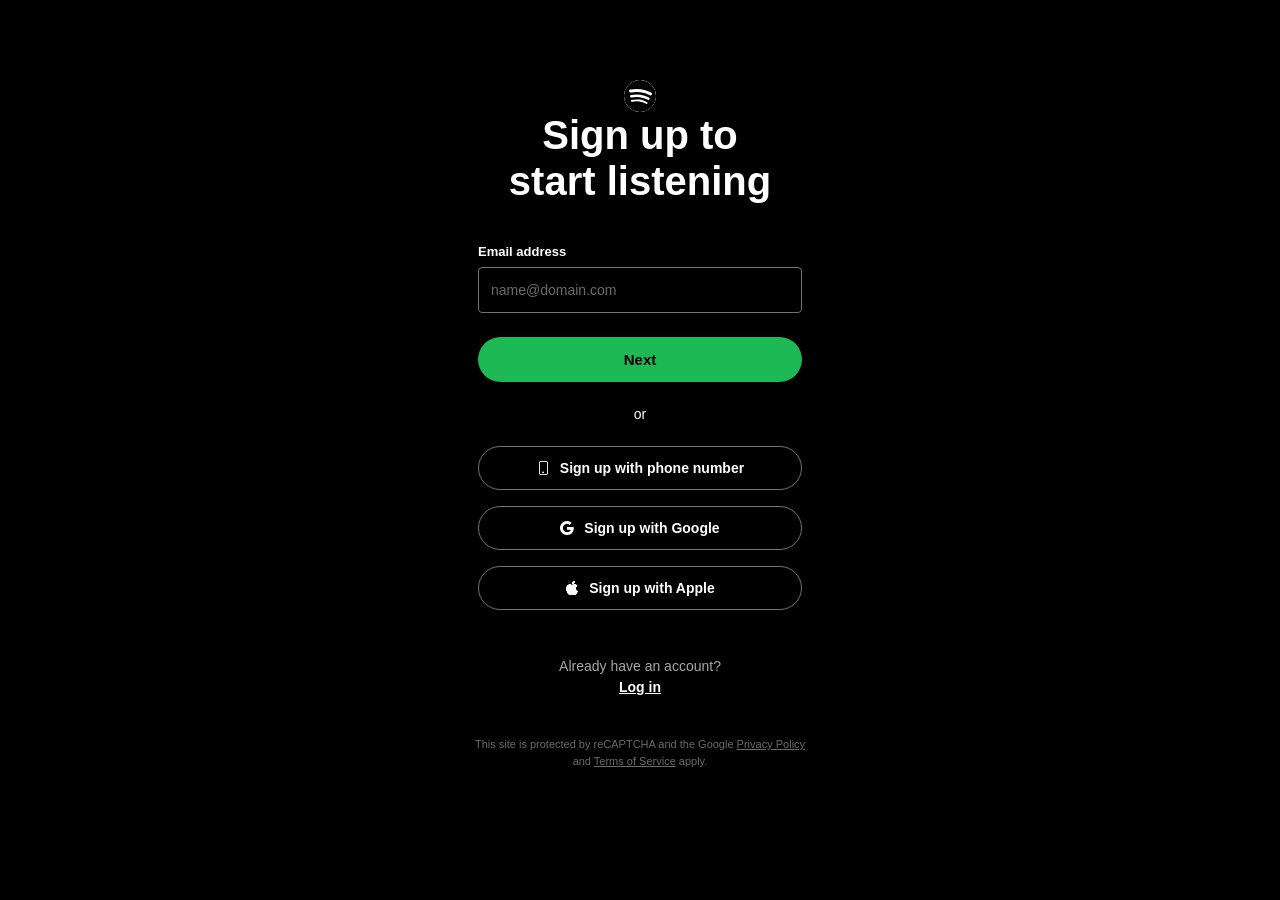
<file: index.html>
<!DOCTYPE html>
<html lang="en">
<head>
<meta charset="UTF-8">
<meta name="viewport" content="width=device-width, initial-scale=1">
<title>Sign up - Spotify</title>
<link rel="stylesheet" href="css/style.css">
<link rel="stylesheet" href="https://cdn.jsdelivr.net/npm/bootstrap-icons@1.13.1/font/bootstrap-icons.min.css">
<link rel="shortcut icon" href="imgi_143_default.png" type="image/x-icon">
</head>
<body>
<div class="auth-page">
  <div class="auth-page-logo">
    <img src="imgi_143_default.png" alt="">
  </div>

  <div class="auth-page-title">Sign up to<br>start listening</div>
  <div class="auth-page-form">
    <form action="signup-password.html" method="get">
      <label class="field-label" for="signup-email">Email address</label>
      <input class="field-input" type="email" id="signup-email" name="email" placeholder="name@domain.com" required>
      <button type="submit" class="btn-green-pill">Next</button>
    </form>
    <div class="divider-or">or</div>
    <a href="home.html" class="btn-outline-pill"> <i class="bi bi-phone"></i>Sign up with phone number</a>
    <a href="home.html" class="btn-outline-pill"><i class="bi bi-google"></i>Sign up with Google</a>
    <a href="home.html" class="btn-outline-pill"><i class="bi bi-apple"></i>Sign up with Apple</a>
  </div>
  <div class="auth-page-alt">
    <p>Already have an account?</p>
    <a href="login.html">Log in</a>
  </div>
  <div class="auth-page-disclaimer">
    This site is protected by reCAPTCHA and the Google
    <a href="#">Privacy Policy</a> and <a href="#">Terms of Service</a> apply.
  </div>
</div>
</body>
</html>
</file>
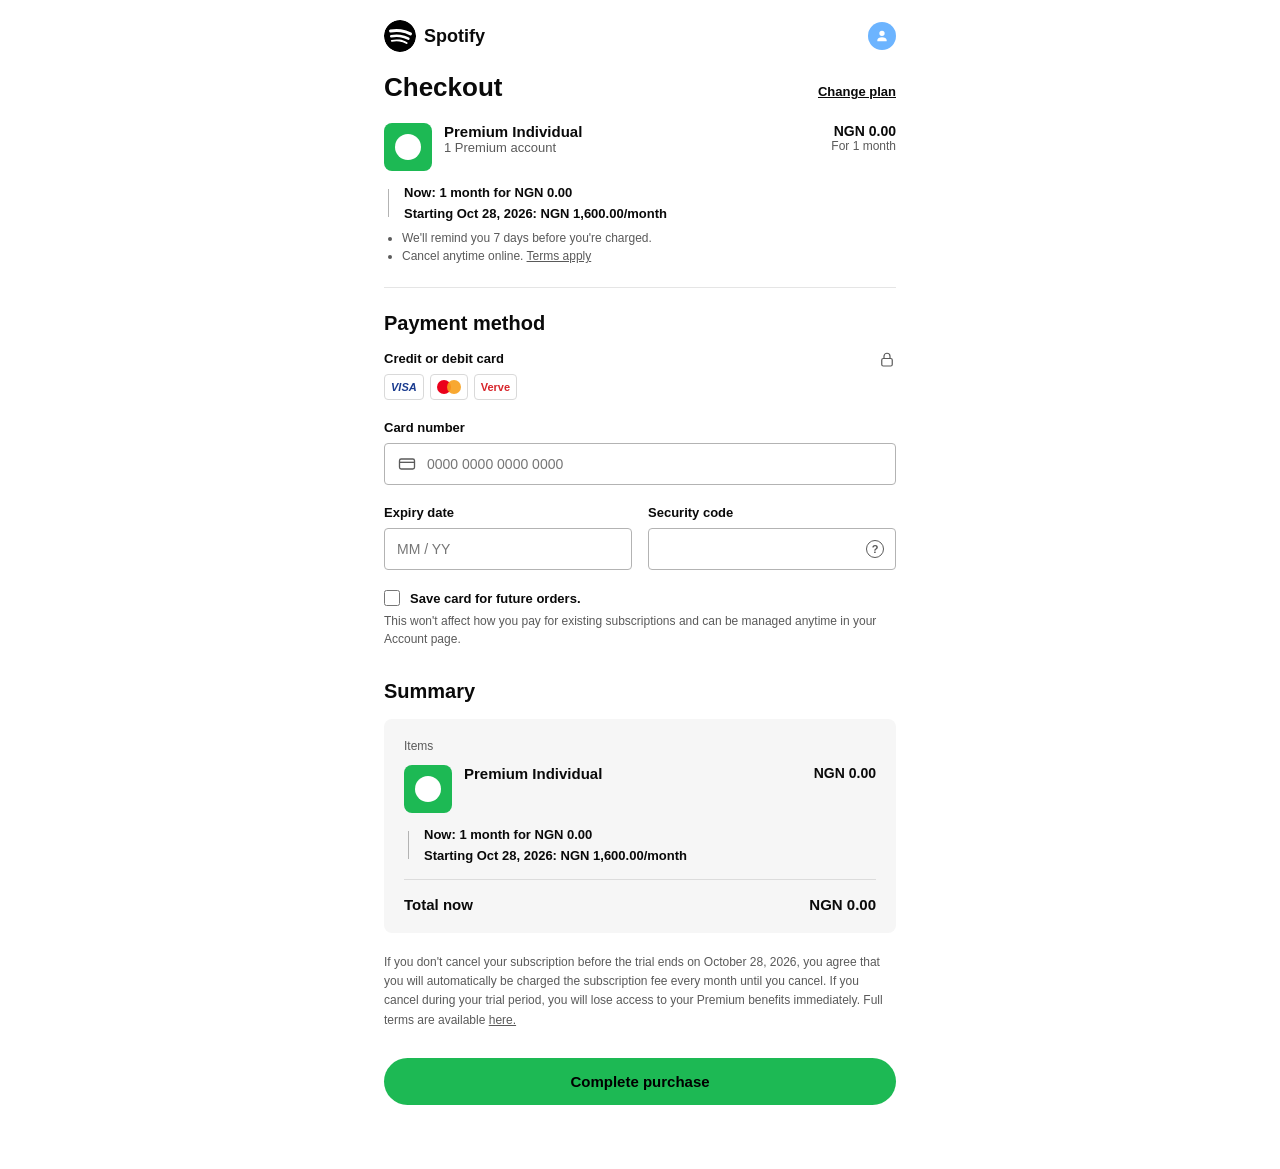
<file: checkout.html>
<!DOCTYPE html>
<html lang="en">
<head>
<meta charset="UTF-8">
<meta name="viewport" content="width=device-width, initial-scale=1">
<title>Checkout - Spotify Clone</title>
<link rel="stylesheet" href="css/style.css">
<link rel="shortcut icon" href="imgi_143_default.png" type="image/x-icon">
</head>
<body class="checkout-page">

<header class="checkout-nav">
  <a class="checkout-brand" href="plan.html">
    <img src="imgi_143_default.png " alt="">
    <span>Spotify</span>
  </a>
  <span class="checkout-avatar"><svg viewBox="0 0 24 24"><path d="M12 12a4 4 0 100-8 4 4 0 000 8zm0 2c-4 0-7 2-7 4v2h14v-2c0-2-3-4-7-4z"/></svg></span>
</header>

<main class="checkout-main">
  <div class="checkout-title-row">
    <h1>Checkout</h1>
    <a class="checkout-change" href="plan.html">Change plan</a>
  </div>

  <section class="checkout-order">
    <div class="order-row">
      <span class="order-icon"><svg viewBox="0 0 24 24"><circle cx="12" cy="12" r="12"/></svg></span>
      <div class="order-info">
        <div class="order-name">Premium Individual</div>
        <div class="order-sub">1 Premium account</div>
      </div>
      <div class="order-price">
        <div class="order-price-main">NGN 0.00</div>
        <div class="order-price-sub">For 1 month</div>
      </div>
    </div>

    <div class="order-timeline">
      <span class="timeline-rail"></span>
      <div class="timeline-step">Now: 1 month for NGN 0.00</div>
      <div class="timeline-step">Starting Oct 28, 2026: NGN 1,600.00/month</div>
    </div>

    <ul class="order-notes">
      <li>We'll remind you 7 days before you're charged.</li>
      <li>Cancel anytime online. <a href="#">Terms apply</a></li>
    </ul>
  </section>

  <hr class="checkout-divider">

  <section class="checkout-payment">
    <h2>Payment method</h2>
    <div class="payment-method-row">
      <div>
        <span class="payment-label">Credit or debit card</span>
        <div class="payment-brands">
          <span class="brand-chip brand-visa">VISA</span>
          <span class="brand-chip brand-mastercard"><i></i><i></i></span>
          <span class="brand-chip brand-verve">Verve</span>
        </div>
      </div>
      <span class="payment-lock"><svg viewBox="0 0 24 24"><rect x="5" y="10" width="14" height="10" rx="2"/><path d="M8 10V7a4 4 0 018 0v3"/></svg></span>
    </div>

    <label class="field-label" for="card-number">Card number</label>
    <div class="card-input-wrap">
      <svg viewBox="0 0 24 24"><rect x="3" y="6" width="18" height="12" rx="2"/><path d="M3 10h18"/></svg>
      <input type="text" id="card-number" placeholder="0000 0000 0000 0000">
    </div>

    <div class="field-row">
      <div>
        <label class="field-label" for="card-expiry">Expiry date</label>
        <input type="text" id="card-expiry" placeholder="MM / YY">
      </div>
      <div>
        <label class="field-label" for="card-cvc">Security code</label>
        <div class="cvc-input-wrap">
          <input type="text" id="card-cvc">
          <span class="cvc-help">?</span>
        </div>
      </div>
    </div>

    <label class="checkout-checkbox">
      <input type="checkbox">
      Save card for future orders.
    </label>
    <p class="checkout-fine-muted">This won't affect how you pay for existing subscriptions and can be managed anytime in your Account page.</p>
  </section>

  <section class="checkout-summary">
    <h2>Summary</h2>
    <div class="summary-box">
      <div class="summary-items-label">Items</div>
      <div class="order-row">
        <span class="order-icon"><svg viewBox="0 0 24 24"><circle cx="12" cy="12" r="12"/></svg></span>
        <div class="order-info">
          <div class="order-name">Premium Individual</div>
        </div>
        <div class="order-price-main">NGN 0.00</div>
      </div>
      <div class="order-timeline">
        <span class="timeline-rail"></span>
        <div class="timeline-step">Now: 1 month for NGN 0.00</div>
        <div class="timeline-step">Starting Oct 28, 2026: NGN 1,600.00/month</div>
      </div>
      <hr class="summary-inner-divider">
      <div class="summary-total-row">
        <span>Total now</span>
        <span>NGN 0.00</span>
      </div>
    </div>

    <p class="checkout-terms">If you don't cancel your subscription before the trial ends on October 28, 2026, you agree that you will automatically be charged the subscription fee every month until you cancel. If you cancel during your trial period, you will lose access to your Premium benefits immediately. Full terms are available <a href="#">here.</a></p>
  </section>

  <a class="checkout-submit" href="home.html">Complete purchase</a>
</main>

</body>
</html>
</file>
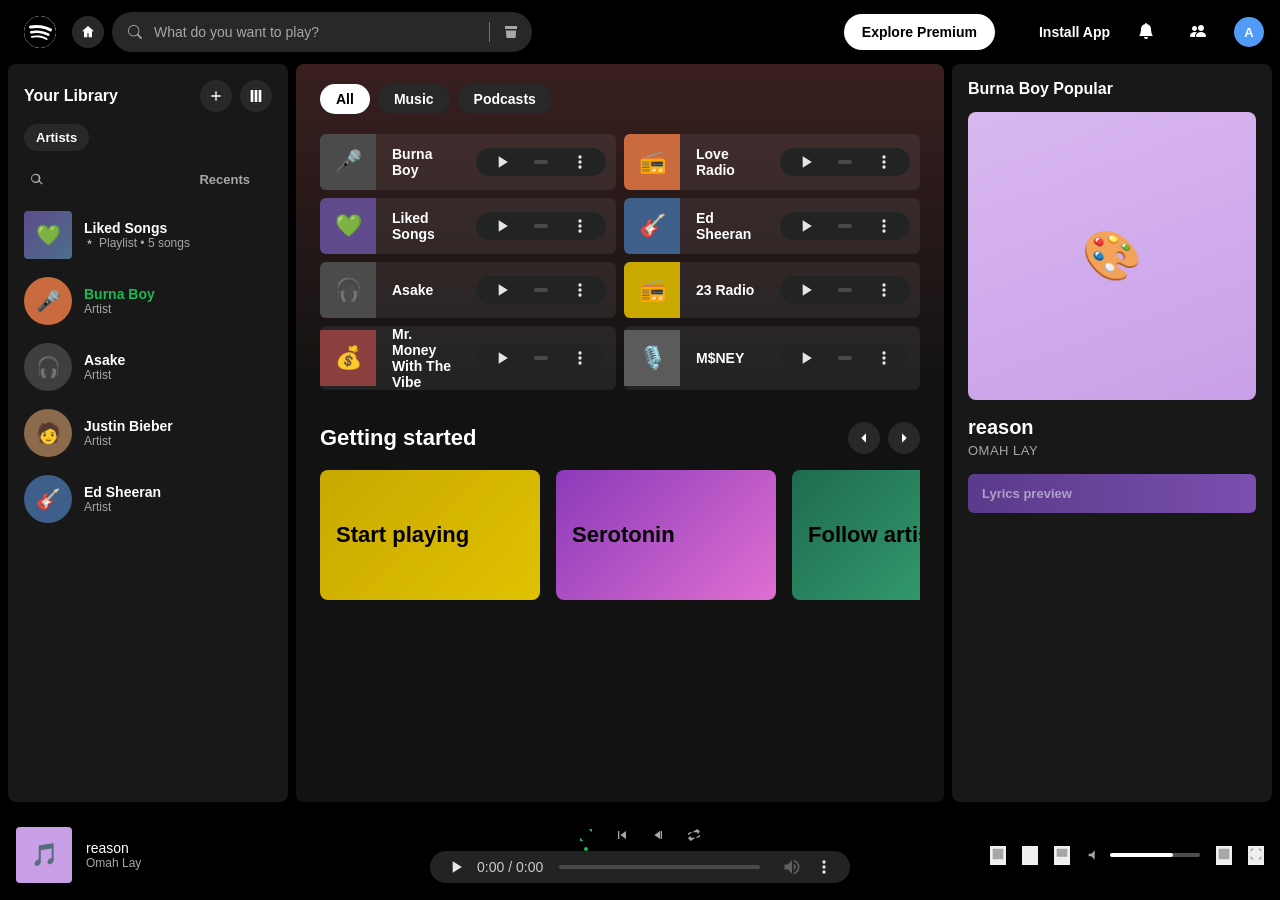
<file: home.html>
<!DOCTYPE html>
<html lang="en">
<head>
<meta charset="UTF-8">
<meta name="viewport" content="width=device-width, initial-scale=1">
<title>Home - Spotify Clone</title>
<link rel="stylesheet" href="css/style.css">
<link rel="stylesheet" href="https://cdn.jsdelivr.net/npm/bootstrap-icons@1.13.1/font/bootstrap-icons.min.css">
<link rel="shortcut icon" href="imgi_143_default.png" type="image/x-icon">
</head>
<body>
<div class="app-shell">

  <div class="topbar">
    <div class="topbar-left">
      <a class="brand-btn" href="home.html"><img src="imgi_143_default.png" alt=""></a>
      <a class="icon-circle-btn active" href="home.html"><svg viewBox="0 0 24 24"><path d="M12 3l9 8h-3v9h-5v-6H11v6H6v-9H3z"/></svg></a>
      <a class="topbar-search" href="search.html">
        <i class="bi bi-search"></i>
        <span class="placeholder">What do you want to play?</span>
        <span class="divider-v"></span>
        <svg class="crate-icon" viewBox="0 0 24 24"><path d="M4 4h16v4H4zm1 6h14l-1 10H6z"/></svg>
      </a>
    </div>
    <div class="topbar-right">
      <span class="premium-pill">Explore Premium</span>
      <span class="install-pill"><svg viewBox="0 0 24 24"><path d="M12 3v10m0 0l4-4m-4 4l-4-4M5 19h14"/></svg>Install App</span>
      <span class="icon-circle-btn"><i class="bi bi-bell-fill"></i></span>
      <span class="icon-circle-btn"><i class="bi bi-people-fill"></i></span>
      <span class="avatar-circle">A</span>
    </div>
  </div>

  <div class="app-body">
    <aside class="sidebar">
      <div class="sidebar-header">
        <span class="sidebar-title">Your Library</span>
        <div class="sidebar-header-icons">
          <a class="icon-circle-btn" title="Create playlist" href="library.html"><svg viewBox="0 0 24 24"><path d="M11 5h2v14h-2zM5 11h14v2H5z"/></svg></a>
          <a class="icon-circle-btn" title="Your Library" href="library.html"><svg viewBox="0 0 24 24"><path d="M4 3h4v18H4zM10 3h4v18h-4zM16 3h4v18h-4z"/></svg></a>
        </div>
      </div>
      <div class="sidebar-filters">
        <a class="filter-pill" href="library.html">Artists</a>
      </div>
      <div class="sidebar-toolbar">
        <span class="icon-circle-btn"><svg viewBox="0 0 24 24"><path d="M11 4a7 7 0 105.3 12.1l4.3 4.3 1.4-1.4-4.3-4.3A7 7 0 0011 4zm0 2a5 5 0 110 10 5 5 0 010-10z"/></svg></span>
        <span class="recents">Recents <svg viewBox="0 0 24 24"><path d="M4 6h16M4 12h16M4 18h16"/></svg></span>
      </div>
      <div class="sidebar-list">
        <a class="library-item" href="library.html">
          <div class="library-item-art tone-liked">💚</div>
          <div>
            <div class="library-item-title">Liked Songs</div>
            <div class="library-item-sub"><svg viewBox="0 0 24 24"><path d="M12 2l1.5 4.5H18l-3.5 3 1.5 4.5-4-3-4 3 1.5-4.5L6 6.5h4.5z"/></svg> Playlist • 5 songs</div>
          </div>
        </a>
        <a class="library-item" href="library.html">
          <div class="library-item-art round tone-orange">🎤</div>
          <div>
            <div class="library-item-title playing">Burna Boy</div>
            <div class="library-item-sub">Artist</div>
          </div>
        </a>
        <a class="library-item" href="library.html">
          <div class="library-item-art round tone-charcoal">🎧</div>
          <div>
            <div class="library-item-title">Asake</div>
            <div class="library-item-sub">Artist</div>
          </div>
        </a>
        <a class="library-item" href="library.html">
          <div class="library-item-art round tone-brown">🧑</div>
          <div>
            <div class="library-item-title">Justin Bieber</div>
            <div class="library-item-sub">Artist</div>
          </div>
        </a>
        <a class="library-item" href="library.html">
          <div class="library-item-art round tone-blue">🎸</div>
          <div>
            <div class="library-item-title">Ed Sheeran</div>
            <div class="library-item-sub">Artist</div>
          </div>
        </a>
      </div>
    </aside>

    <main class="main-content">
      <div class="tab-pills">
        <span class="tab-pill active">All</span>
        <a class="tab-pill" href="search.html">Music</a>
        <span class="tab-pill">Podcasts</span>
      </div>

      <div class="quick-grid">
        <div class="quick-card">
          <div class="quick-art tone-slate">🎤</div>
          <div class="quick-title">Burna Boy</div>
          <audio class="quick-audio" controls preload="none"><source src="assets/demo-track.wav" type="audio/wav"></audio>
        </div>
        <div class="quick-card">
          <div class="quick-art tone-orange">📻</div>
          <div class="quick-title">Love Radio</div>
          <audio class="quick-audio" controls preload="none"><source src="assets/demo-track.wav" type="audio/wav"></audio>
        </div>
        <div class="quick-card">
          <div class="quick-art tone-violet">💚</div>
          <div class="quick-title">Liked Songs</div>
          <audio class="quick-audio" controls preload="none"><source src="assets/demo-track.wav" type="audio/wav"></audio>
        </div>
        <div class="quick-card">
          <div class="quick-art tone-blue">🎸</div>
          <div class="quick-title">Ed Sheeran</div>
          <audio class="quick-audio" controls preload="none"><source src="assets/demo-track.wav" type="audio/wav"></audio>
        </div>
        <div class="quick-card">
          <div class="quick-art tone-slate">🎧</div>
          <div class="quick-title">Asake</div>
          <audio class="quick-audio" controls preload="none"><source src="assets/demo-track.wav" type="audio/wav"></audio>
        </div>
        <div class="quick-card">
          <div class="quick-art tone-gold">📻</div>
          <div class="quick-title">23 Radio</div>
          <audio class="quick-audio" controls preload="none"><source src="assets/demo-track.wav" type="audio/wav"></audio>
        </div>
        <div class="quick-card">
          <div class="quick-art tone-maroon">💰</div>
          <div class="quick-title">Mr. Money With The Vibe</div>
          <audio class="quick-audio" controls preload="none"><source src="assets/demo-track.wav" type="audio/wav"></audio>
        </div>
        <div class="quick-card">
          <div class="quick-art tone-grey">🎙️</div>
          <div class="quick-title">M$NEY</div>
          <audio class="quick-audio" controls preload="none"><source src="assets/demo-track.wav" type="audio/wav"></audio>
        </div>
      </div>

      <div class="section-title-row">
        <h2>Getting started</h2>
        <div class="scroll-nav">
          <button type="button" class="icon-circle-btn"><svg viewBox="0 0 24 24"><path d="M15 5l-7 7 7 7"/></svg></button>
          <button type="button" class="icon-circle-btn"><svg viewBox="0 0 24 24"><path d="M9 5l7 7-7 7"/></svg></button>
        </div>
      </div>
      <div class="hscroll">
        <div class="getting-started-card start-play">Start playing</div>
        <div class="getting-started-card start-serotonin">Serotonin</div>
        <div class="getting-started-card start-follow">Follow artists</div>
        <div class="getting-started-card start-playlist">Make a playlist</div>
      </div>
    </main>

    <aside class="right-panel">
      <h3>Burna Boy Popular</h3>
      <div class="right-panel-art">🎨</div>
      <div class="right-panel-track-title">reason</div>
      <div class="right-panel-track-artist">Omah Lay</div>
      <div class="lyrics-preview-bar">Lyrics preview</div>
    </aside>
  </div>

  <div class="player-bar">
    <div class="player-track">
      <div class="player-art">🎵</div>
      <div class="player-track-info">
        <div class="player-track-name">reason</div>
        <div class="player-track-artist">Omah Lay</div>
      </div>
    </div>
    <div class="player-center">
      <div class="player-controls">
        <button type="button" class="player-btn active"><svg viewBox="0 0 24 24"><path d="M16 3h5v5m0-5L10 14M8 21H3v-5m0 5l7-7m2-2l7 7"/></svg></button>
        <button type="button" class="player-btn"><svg viewBox="0 0 24 24"><path d="M6 6h2v12H6zm3.5 6l8.5 6V6z"/></svg></button>
        <button type="button" class="player-btn"><svg viewBox="0 0 24 24"><path d="M16 6h2v12h-2zm-9.5 6L15 18V6z"/></svg></button>
        <button type="button" class="player-btn"><svg viewBox="0 0 24 24"><path d="M17 3l4 4-4 4V8H7a4 4 0 00-4 4 4 4 0 000 .5M7 21l-4-4 4-4v3h10a4 4 0 004-4 4 4 0 000-.5"/></svg></button>
      </div>
      <audio class="bar-player" controls loop preload="none">
        <source src="assets/demo-track.wav" type="audio/wav">
      </audio>
    </div>
    <div class="player-right">
      <button type="button" class="player-btn" title="Lyrics"><svg viewBox="0 0 24 24"><path d="M4 4h16v16H4zm3 4h10M7 12h10M7 16h6"/></svg></button>
      <button type="button" class="player-btn" title="Queue"><svg viewBox="0 0 24 24"><path d="M3 6h18M3 12h18M3 18h12"/></svg></button>
      <button type="button" class="player-btn" title="Connect to a device"><svg viewBox="0 0 24 24"><path d="M4 4h16v12H4zM8 20h8"/></svg></button>
      <div class="player-volume">
        <svg viewBox="0 0 24 24"><path d="M4 10v4h4l5 5V5L8 10z"/></svg>
        <div class="volume-track"><div class="volume-fill"></div></div>
      </div>
      <button type="button" class="player-btn" title="Mini player"><svg viewBox="0 0 24 24"><path d="M4 4h16v16H4zM12 12h6v6h-6z"/></svg></button>
      <button type="button" class="player-btn" title="Full screen"><svg viewBox="0 0 24 24"><path d="M4 9V4h5M20 9V4h-5M4 15v5h5M20 15v5h-5"/></svg></button>
    </div>
  </div>

</div>
</body>
</html>
</file>
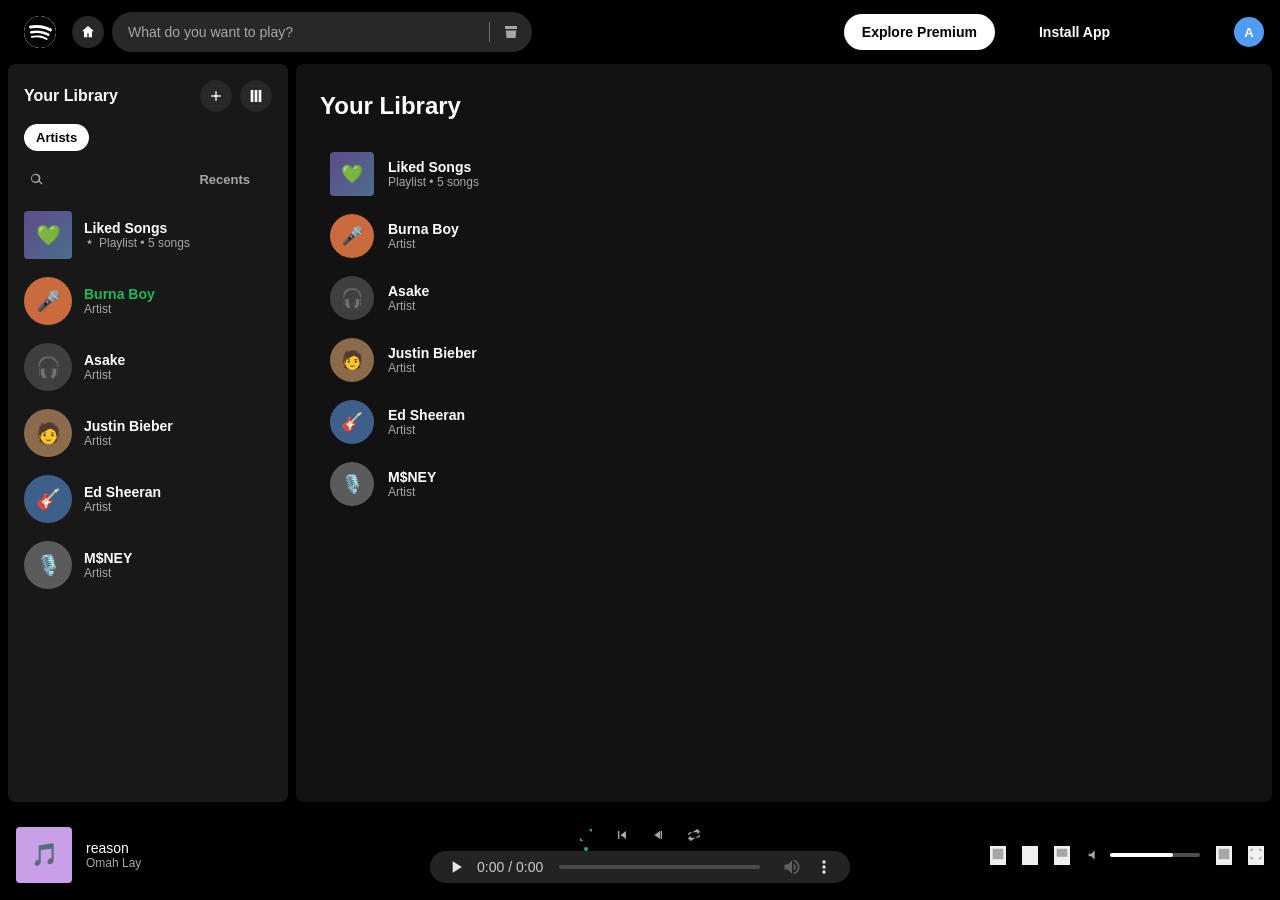
<file: library.html>
<!DOCTYPE html>
<html lang="en">
<head>
<meta charset="UTF-8">
<meta name="viewport" content="width=device-width, initial-scale=1">
<title>Your Library - Spotify Clone</title>
<link rel="stylesheet" href="css/style.css">
<link rel="shortcut icon" href="imgi_143_default.png" type="image/x-icon">
</head>
<body>
<div class="app-shell">

  <div class="topbar">
    <div class="topbar-left">
      <a class="brand-btn" href="home.html"><img src="imgi_143_default.png" alt="">
      <a class="icon-circle-btn" href="home.html"><svg viewBox="0 0 24 24"><path d="M12 3l9 8h-3v9h-5v-6H11v6H6v-9H3z"/></svg></a>
      <a class="topbar-search" href="search.html">
        <span class="placeholder">What do you want to play?</span>
        <span class="divider-v"></span>
        <svg class="crate-icon" viewBox="0 0 24 24"><path d="M4 4h16v4H4zm1 6h14l-1 10H6z"/></svg>
      </a>
    </div>
    <div class="topbar-right">
      <span class="premium-pill">Explore Premium</span>
      <span class="install-pill"><svg viewBox="0 0 24 24"><path d="M12 3v10m0 0l4-4m-4 4l-4-4M5 19h14"/></svg>Install App</span>
      <span class="icon-circle-btn"></span>
      <span class="icon-circle-btn"></span>
      <span class="avatar-circle">A</span>
    </div>
  </div>

  <div class="app-body no-right">
    <aside class="sidebar">
      <div class="sidebar-header">
        <span class="sidebar-title">Your Library</span>
        <div class="sidebar-header-icons">
          <a class="icon-circle-btn" title="Create playlist" href="library.html"><svg viewBox="0 0 24 24"><path d="M11 5h2v14h-2zM5 11h14v2H5z"/></svg></a>
          <a class="icon-circle-btn" title="Your Library" href="library.html"><svg viewBox="0 0 24 24"><path d="M4 3h4v18H4zM10 3h4v18h-4zM16 3h4v18h-4z"/></svg></a>
        </div>
      </div>
      <div class="sidebar-filters">
        <span class="filter-pill active">Artists</span>
      </div>
      <div class="sidebar-toolbar">
        <span class="icon-circle-btn"><svg viewBox="0 0 24 24"><path d="M11 4a7 7 0 105.3 12.1l4.3 4.3 1.4-1.4-4.3-4.3A7 7 0 0011 4zm0 2a5 5 0 110 10 5 5 0 010-10z"/></svg></span>
        <span class="recents">Recents <svg viewBox="0 0 24 24"><path d="M4 6h16M4 12h16M4 18h16"/></svg></span>
      </div>
      <div class="sidebar-list">
        <a class="library-item" href="library.html">
          <div class="library-item-art tone-liked">💚</div>
          <div>
            <div class="library-item-title">Liked Songs</div>
            <div class="library-item-sub"><svg viewBox="0 0 24 24"><path d="M12 2l1.5 4.5H18l-3.5 3 1.5 4.5-4-3-4 3 1.5-4.5L6 6.5h4.5z"/></svg> Playlist • 5 songs</div>
          </div>
        </a>
        <a class="library-item" href="library.html">
          <div class="library-item-art round tone-orange">🎤</div>
          <div>
            <div class="library-item-title playing">Burna Boy</div>
            <div class="library-item-sub">Artist</div>
          </div>
        </a>
        <a class="library-item" href="library.html">
          <div class="library-item-art round tone-charcoal">🎧</div>
          <div>
            <div class="library-item-title">Asake</div>
            <div class="library-item-sub">Artist</div>
          </div>
        </a>
        <a class="library-item" href="library.html">
          <div class="library-item-art round tone-brown">🧑</div>
          <div>
            <div class="library-item-title">Justin Bieber</div>
            <div class="library-item-sub">Artist</div>
          </div>
        </a>
        <a class="library-item" href="library.html">
          <div class="library-item-art round tone-blue">🎸</div>
          <div>
            <div class="library-item-title">Ed Sheeran</div>
            <div class="library-item-sub">Artist</div>
          </div>
        </a>
        <a class="library-item" href="library.html">
          <div class="library-item-art round tone-grey">🎙️</div>
          <div>
            <div class="library-item-title">M$NEY</div>
            <div class="library-item-sub">Artist</div>
          </div>
        </a>
      </div>
    </aside>

    <main class="main-content main-plain">
      <h2 class="search-heading">Your Library</h2>
      <div class="song-rows">
        <a class="song-row" href="library.html">
          <div class="song-row-art tone-liked">💚</div>
          <div>
            <div class="song-row-title">Liked Songs</div>
            <div class="song-row-sub">Playlist • 5 songs</div>
          </div>
        </a>
        <a class="song-row" href="library.html">
          <div class="song-row-art round tone-orange">🎤</div>
          <div>
            <div class="song-row-title">Burna Boy</div>
            <div class="song-row-sub">Artist</div>
          </div>
        </a>
        <a class="song-row" href="library.html">
          <div class="song-row-art round tone-charcoal">🎧</div>
          <div>
            <div class="song-row-title">Asake</div>
            <div class="song-row-sub">Artist</div>
          </div>
        </a>
        <a class="song-row" href="library.html">
          <div class="song-row-art round tone-brown">🧑</div>
          <div>
            <div class="song-row-title">Justin Bieber</div>
            <div class="song-row-sub">Artist</div>
          </div>
        </a>
        <a class="song-row" href="library.html">
          <div class="song-row-art round tone-blue">🎸</div>
          <div>
            <div class="song-row-title">Ed Sheeran</div>
            <div class="song-row-sub">Artist</div>
          </div>
        </a>
        <a class="song-row" href="library.html">
          <div class="song-row-art round tone-grey">🎙️</div>
          <div>
            <div class="song-row-title">M$NEY</div>
            <div class="song-row-sub">Artist</div>
          </div>
        </a>
      </div>
    </main>
  </div>

  <div class="player-bar">
    <div class="player-track">
      <div class="player-art">🎵</div>
      <div class="player-track-info">
        <div class="player-track-name">reason</div>
        <div class="player-track-artist">Omah Lay</div>
      </div>
    </div>
    <div class="player-center">
      <div class="player-controls">
        <button type="button" class="player-btn active"><svg viewBox="0 0 24 24"><path d="M16 3h5v5m0-5L10 14M8 21H3v-5m0 5l7-7m2-2l7 7"/></svg></button>
        <button type="button" class="player-btn"><svg viewBox="0 0 24 24"><path d="M6 6h2v12H6zm3.5 6l8.5 6V6z"/></svg></button>
        <button type="button" class="player-btn"><svg viewBox="0 0 24 24"><path d="M16 6h2v12h-2zm-9.5 6L15 18V6z"/></svg></button>
        <button type="button" class="player-btn"><svg viewBox="0 0 24 24"><path d="M17 3l4 4-4 4V8H7a4 4 0 00-4 4 4 4 0 000 .5M7 21l-4-4 4-4v3h10a4 4 0 004-4 4 4 0 000-.5"/></svg></button>
      </div>
      <audio class="bar-player" controls loop preload="none">
        <source src="assets/demo-track.wav" type="audio/wav">
      </audio>
    </div>
    <div class="player-right">
      <button type="button" class="player-btn" title="Lyrics"><svg viewBox="0 0 24 24"><path d="M4 4h16v16H4zm3 4h10M7 12h10M7 16h6"/></svg></button>
      <button type="button" class="player-btn" title="Queue"><svg viewBox="0 0 24 24"><path d="M3 6h18M3 12h18M3 18h12"/></svg></button>
      <button type="button" class="player-btn" title="Connect to a device"><svg viewBox="0 0 24 24"><path d="M4 4h16v12H4zM8 20h8"/></svg></button>
      <div class="player-volume">
        <svg viewBox="0 0 24 24"><path d="M4 10v4h4l5 5V5L8 10z"/></svg>
        <div class="volume-track"><div class="volume-fill"></div></div>
      </div>
      <button type="button" class="player-btn" title="Mini player"><svg viewBox="0 0 24 24"><path d="M4 4h16v16H4zM12 12h6v6h-6z"/></svg></button>
      <button type="button" class="player-btn" title="Full screen"><svg viewBox="0 0 24 24"><path d="M4 9V4h5M20 9V4h-5M4 15v5h5M20 15v5h-5"/></svg></button>
    </div>
  </div>

</div>
</body>
</html>
</file>
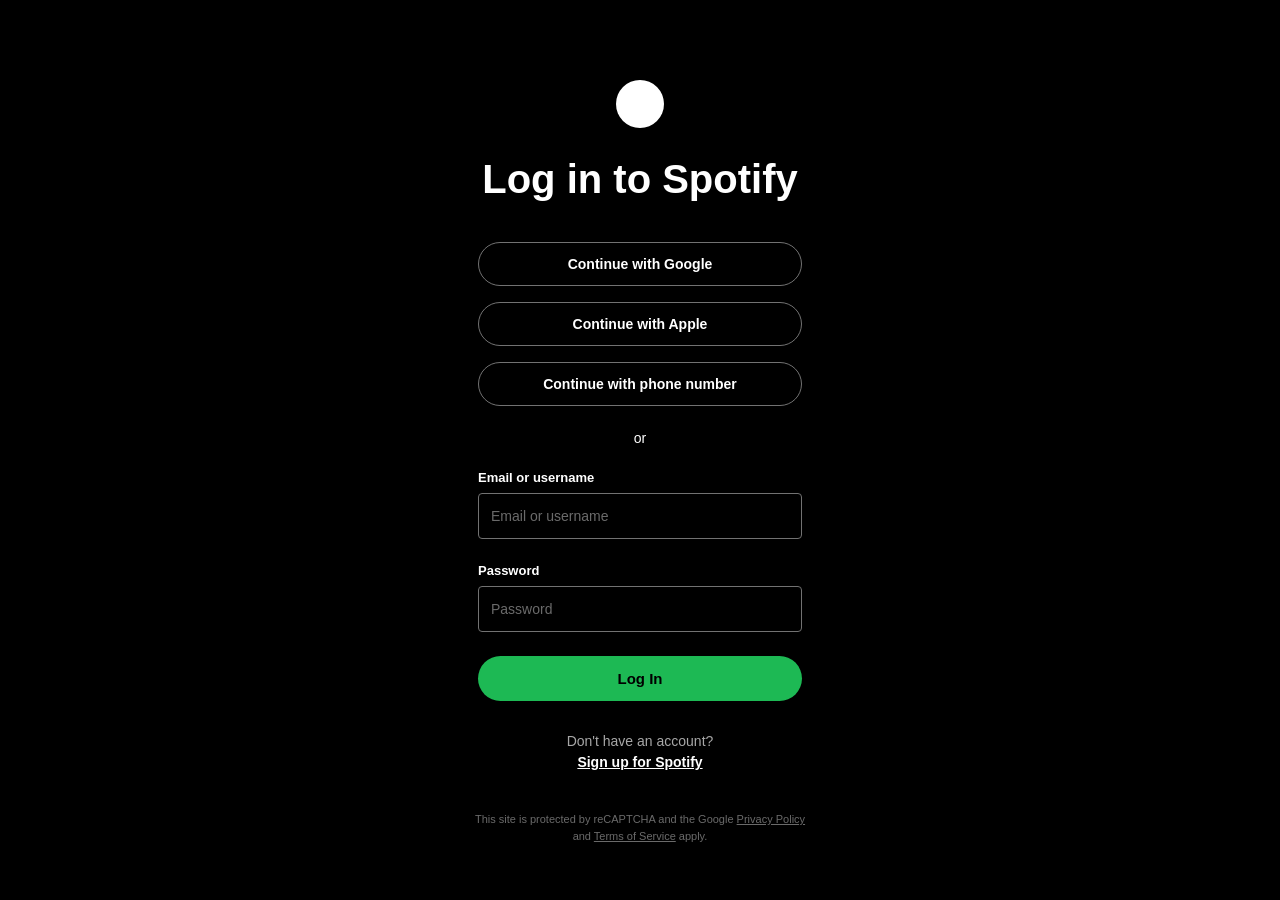
<file: login.html>
<!DOCTYPE html>
<html lang="en">
<head>
<meta charset="UTF-8">
<meta name="viewport" content="width=device-width, initial-scale=1">
<title>Login - Spotify</title>
<link rel="stylesheet" href="css/style.css">
</head>
<body>
<div class="auth-page">
  <div class="auth-page-logo">
    <svg viewBox="0 0 24 24"><circle cx="12" cy="12" r="12"/></svg>
  </div>
  <div class="auth-page-title">Log in to Spotify</div>

<div class="auth-page-form">
    <a href="home.html" class="btn-outline-pill">Continue with Google</a>
    <a href="home.html" class="btn-outline-pill">Continue with Apple</a>
    <a href="home.html" class="btn-outline-pill">Continue with phone number</a>

    <div class="divider-or">or</div>

    <form action="home.html" method="get">
      <label class="field-label" for="login-email">Email or username</label>
      <input class="field-input" type="text" id="login-email" name="email" placeholder="Email or username" required>
      <label class="field-label" for="login-password">Password</label>
      <input class="field-input" type="password" id="login-password" name="password" placeholder="Password" required>
      <button type="submit" class="btn-green-pill">Log In</button>
    </form>
  </div>

  <div class="auth-page-alt">
    <p>Don't have an account?</p>
    <a href="signup.html">Sign up for Spotify</a>
  </div>

  <div class="auth-page-disclaimer">
    This site is protected by reCAPTCHA and the Google
    <a href="#">Privacy Policy</a> and <a href="#">Terms of Service</a> apply.
  </div>
</div>

</body>
</html>
</file>
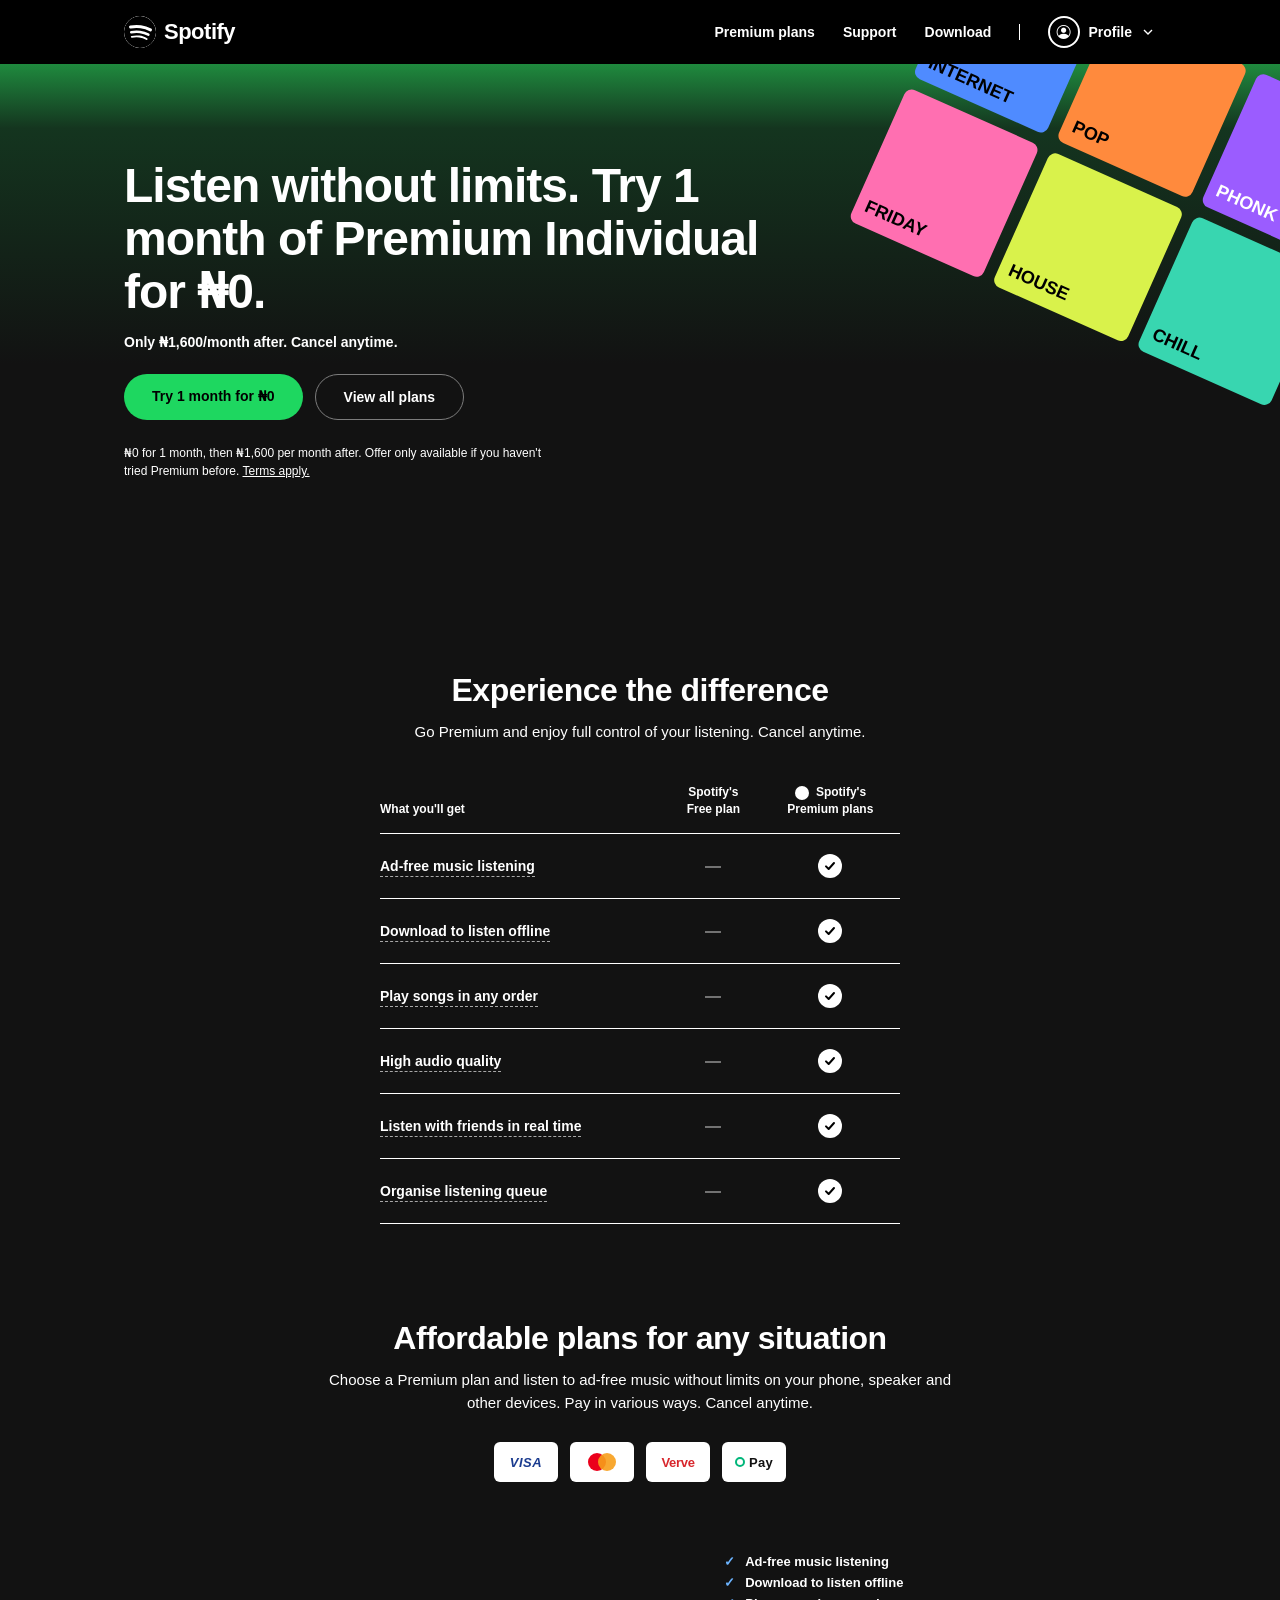
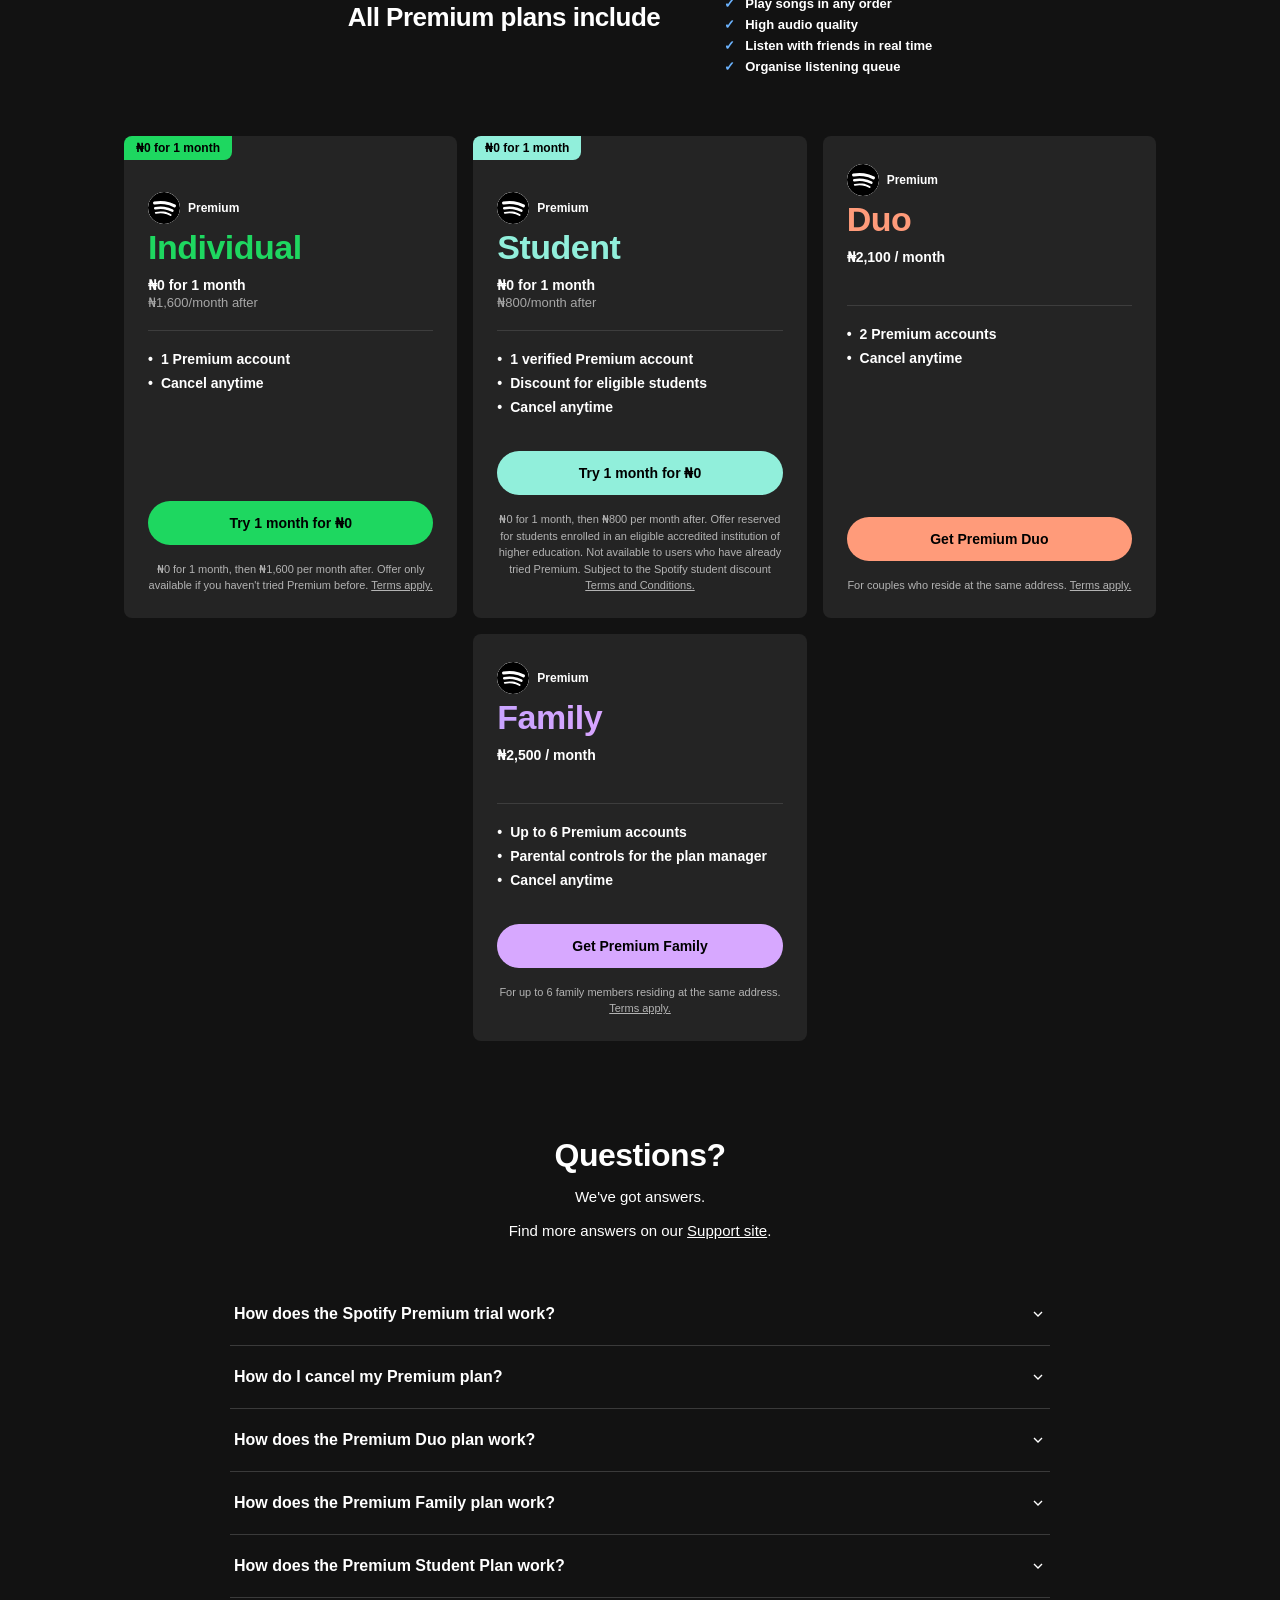
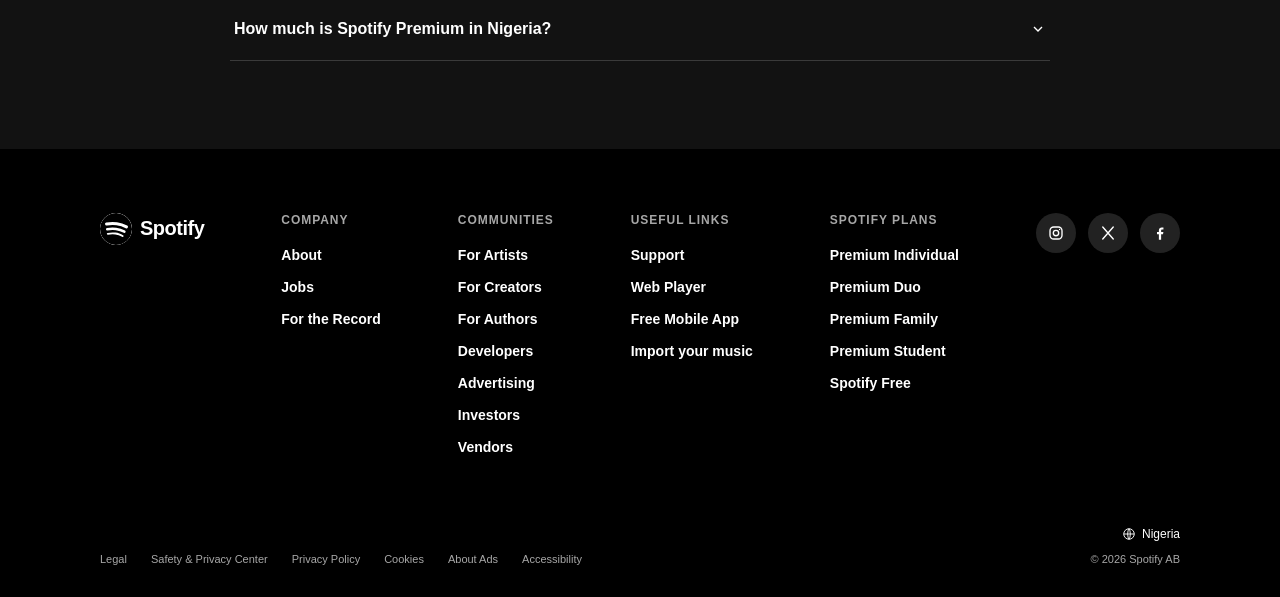
<file: plan.html>
<!DOCTYPE html>
<html lang="en">
<head>
<meta charset="UTF-8">
<meta name="viewport" content="width=device-width, initial-scale=1">
<title>Premium plans - Spotify Clone</title>
<link rel="stylesheet" href="css/style.css">
<link rel="stylesheet" href="https://cdn.jsdelivr.net/npm/bootstrap-icons@1.13.1/font/bootstrap-icons.min.css">
<link rel="shortcut icon" href="imgi_143_default.png" type="image/x-icon">
</head>
<body>

<header class="premium-nav">
  <div class="premium-nav-inner">
    <a class="premium-brand" href="plan.html">
      <img src="imgi_143_default.png" alt="">
      <span>Spotify</span>
    </a>
    <nav class="premium-nav-links">
      <a href="#plans">Premium plans</a>
      <a href="#questions">Support</a>
      <a href="home.html">Download</a>
      <span class="nav-divider"></span>
      <a class="nav-profile" href="home.html">
        <span class="nav-avatar"><i class="bi bi-person-circle"></i></span>
        Profile
        <svg class="nav-chevron" viewBox="0 0 24 24"><path d="M6 9l6 6 6-6"/></svg>
      </a>
    </nav>
  </div>
</header>

<main>

  <section class="premium-hero">
    <div class="premium-container">
      <h1 class="hero-title">Listen without limits. Try 1 month of Premium Individual for ₦0.</h1>
      <p class="hero-price">Only ₦1,600/month after. Cancel anytime.</p>
      <div class="hero-actions">
        <a class="button-pill button-green" href="checkout.html">Try 1 month for ₦0</a>
        <a class="button-pill button-outline" href="#plans">View all plans</a>
      </div>
      <p class="hero-fine">₦0 for 1 month, then ₦1,600 per month after. Offer only available if you haven't tried Premium before. <a href="#plans">Terms apply.</a></p>
    </div>
    <div class="hero-collage" aria-hidden="true">
      <span class="tile tile-blue">Big<br>Internet</span>
      <span class="tile tile-orange">pop</span>
      <span class="tile tile-purple">phonk</span>
      <span class="tile tile-pink">friday</span>
      <span class="tile tile-lime">house</span>
      <span class="tile tile-teal">chill</span>
    </div>
  </section>

  <section class="premium-section" id="compare">
    <h2 class="section-title">Experience the difference</h2>
    <p class="section-text">Go Premium and enjoy full control of your listening. Cancel anytime.</p>

    <table class="compare-table">
      <thead>
        <tr>
          <th class="compare-head-label">What you'll get</th>
          <th>Spotify's<br>Free plan</th>
          <th>
            <span class="head-logo"><svg viewBox="0 0 24 24"><circle cx="12" cy="12" r="12"/></svg></span>
            Spotify's<br>Premium plans
          </th>
        </tr>
      </thead>
      <tbody>
        <tr>
          <td><span class="compare-label">Ad-free music listening</span></td>
          <td><span class="dash"></span></td>
          <td><span class="check-badge"><svg viewBox="0 0 24 24"><path d="M6 12.5l4 4 8-9"/></svg></span></td>
        </tr>
        <tr>
          <td><span class="compare-label">Download to listen offline</span></td>
          <td><span class="dash"></span></td>
          <td><span class="check-badge"><svg viewBox="0 0 24 24"><path d="M6 12.5l4 4 8-9"/></svg></span></td>
        </tr>
        <tr>
          <td><span class="compare-label">Play songs in any order</span></td>
          <td><span class="dash"></span></td>
          <td><span class="check-badge"><svg viewBox="0 0 24 24"><path d="M6 12.5l4 4 8-9"/></svg></span></td>
        </tr>
        <tr>
          <td><span class="compare-label">High audio quality</span></td>
          <td><span class="dash"></span></td>
          <td><span class="check-badge"><svg viewBox="0 0 24 24"><path d="M6 12.5l4 4 8-9"/></svg></span></td>
        </tr>
        <tr>
          <td><span class="compare-label">Listen with friends in real time</span></td>
          <td><span class="dash"></span></td>
          <td><span class="check-badge"><svg viewBox="0 0 24 24"><path d="M6 12.5l4 4 8-9"/></svg></span></td>
        </tr>
        <tr>
          <td><span class="compare-label">Organise listening queue</span></td>
          <td><span class="dash"></span></td>
          <td><span class="check-badge"><svg viewBox="0 0 24 24"><path d="M6 12.5l4 4 8-9"/></svg></span></td>
        </tr>
      </tbody>
    </table>
  </section>

  <section class="premium-section" id="plans">
    <h2 class="section-title">Affordable plans for any situation</h2>
    <p class="section-text">Choose a Premium plan and listen to ad-free music without limits on your phone, speaker and other devices. Pay in various ways. Cancel anytime.</p>

    <div class="pay-list">
      <span class="pay-chip pay-visa">VISA</span>
      <span class="pay-chip pay-mastercard"><i class="pay-dot pay-dot-red"></i><i class="pay-dot pay-dot-orange"></i></span>
      <span class="pay-chip pay-verve">Verve</span>
      <span class="pay-chip pay-wallet"><i class="pay-mark"></i>Pay</span>
    </div>

    <div class="include-row">
      <h3 class="include-title">All Premium plans include</h3>
      <ul class="include-list">
        <li>Ad-free music listening</li>
        <li>Download to listen offline</li>
        <li>Play songs in any order</li>
        <li>High audio quality</li>
        <li>Listen with friends in real time</li>
        <li>Organise listening queue</li>
      </ul>
    </div>

    <div class="plan-cards">

      <article class="plan-card has-tag">
        <span class="plan-tag tag-green">₦0 for 1 month</span>
        <div class="plan-brand"><img src="imgi_143_default.png" alt="">Premium</div>
        <h3 class="plan-title color-green">Individual</h3>
        <p class="plan-price-main">₦0 for 1 month</p>
        <p class="plan-price-after">₦1,600/month after</p>
        <hr class="plan-divider">
        <ul class="plan-bullets">
          <li>1 Premium account</li>
          <li>Cancel anytime</li>
        </ul>
        <a class="button-pill plan-button button-green" href="checkout.html">Try 1 month for ₦0</a>
        <p class="plan-fine">₦0 for 1 month, then ₦1,600 per month after. Offer only available if you haven't tried Premium before. <a href="#plans">Terms apply.</a></p>
      </article>

      <article class="plan-card has-tag">
        <span class="plan-tag tag-mint">₦0 for 1 month</span>
        <div class="plan-brand"><img src="imgi_143_default.png" alt="">Premium</div>
        <h3 class="plan-title color-mint">Student</h3>
        <p class="plan-price-main">₦0 for 1 month</p>
        <p class="plan-price-after">₦800/month after</p>
        <hr class="plan-divider">
        <ul class="plan-bullets">
          <li>1 verified Premium account</li>
          <li>Discount for eligible students</li>
          <li>Cancel anytime</li>
        </ul>
        <a class="button-pill plan-button button-mint" href="checkout.html">Try 1 month for ₦0</a>
        <p class="plan-fine">₦0 for 1 month, then ₦800 per month after. Offer reserved for students enrolled in an eligible accredited institution of higher education. Not available to users who have already tried Premium. Subject to the Spotify student discount <a href="#plans">Terms and Conditions.</a></p>
      </article>

      <article class="plan-card">
        <div class="plan-brand"><img src="imgi_143_default.png" alt="">Premium</div>
        <h3 class="plan-title color-coral">Duo</h3>
        <p class="plan-price-main">₦2,100 / month</p>
        <hr class="plan-divider plan-divider-spaced">
        <ul class="plan-bullets">
          <li>2 Premium accounts</li>
          <li>Cancel anytime</li>
        </ul>
        <a class="button-pill plan-button button-coral" href="checkout.html">Get Premium Duo</a>
        <p class="plan-fine">For couples who reside at the same address. <a href="#plans">Terms apply.</a></p>
      </article>

      <article class="plan-card plan-card-family">
        <div class="plan-brand"><img src="imgi_143_default.png" alt="">Premium</div>
        <h3 class="plan-title color-lavender">Family</h3>
        <p class="plan-price-main">₦2,500 / month</p>
        <hr class="plan-divider plan-divider-spaced">
        <ul class="plan-bullets">
          <li>Up to 6 Premium accounts</li>
          <li>Parental controls for the plan manager</li>
          <li>Cancel anytime</li>
        </ul>
        <a class="button-pill plan-button button-lavender" href="checkout.html">Get Premium Family</a>
        <p class="plan-fine">For up to 6 family members residing at the same address. <a href="#plans">Terms apply.</a></p>
      </article>

    </div>
  </section>

  <section class="premium-section" id="questions">
    <h2 class="section-title">Questions?</h2>
    <p class="section-text">We've got answers.</p>
    <p class="section-text">Find more answers on our <a class="link-underline" href="#questions">Support site</a>.</p>

    <div class="faq">
      <details class="faq-item">
        <summary>How does the Spotify Premium trial work?<svg class="faq-chevron" viewBox="0 0 24 24"><path d="M6 9l6 6 6-6"/></svg></summary>
        <p>New Premium users can try Individual free for 1 month. After the trial ends you'll be charged ₦1,600 per month, unless you cancel before the trial is over.</p>
      </details>
      <details class="faq-item">
        <summary>How do I cancel my Premium plan?<svg class="faq-chevron" viewBox="0 0 24 24"><path d="M6 9l6 6 6-6"/></svg></summary>
        <p>You can cancel at any time from your account page. You'll keep your Premium benefits until the end of the period you've already paid for.</p>
      </details>
      <details class="faq-item">
        <summary>How does the Premium Duo plan work?<svg class="faq-chevron" viewBox="0 0 24 24"><path d="M6 9l6 6 6-6"/></svg></summary>
        <p>Premium Duo is for two people who live at the same address. Each person gets their own Premium account and their own listening.</p>
      </details>
      <details class="faq-item">
        <summary>How does the Premium Family plan work?<svg class="faq-chevron" viewBox="0 0 24 24"><path d="M6 9l6 6 6-6"/></svg></summary>
        <p>Premium Family covers up to 6 people living at the same address. The plan manager gets parental controls for the family members on the plan.</p>
      </details>
      <details class="faq-item">
        <summary>How does the Premium Student Plan work?<svg class="faq-chevron" viewBox="0 0 24 24"><path d="M6 9l6 6 6-6"/></svg></summary>
        <p>Students enrolled at an eligible accredited institution of higher education get a discounted rate of ₦800 per month, after 1 month free for new Premium users.</p>
      </details>
      <details class="faq-item">
        <summary>How much is Spotify Premium in Nigeria?<svg class="faq-chevron" viewBox="0 0 24 24"><path d="M6 9l6 6 6-6"/></svg></summary>
        <p>Individual is ₦1,600 per month, Student is ₦800 per month, Duo is ₦2,100 per month and Family is ₦2,500 per month.</p>
      </details>
    </div>
  </section>

</main>

<footer class="premium-footer">
  <div class="footer-inner">
    <div class="footer-top">
      <a class="footer-brand" href="plan.html">
        <img src="imgi_143_default.png" alt="">
        <span>Spotify</span>
      </a>

      <div class="footer-column">
        <h4>Company</h4>
        <a href="#compare">About</a>
        <a href="#compare">Jobs</a>
        <a href="#compare">For the Record</a>
      </div>
      <div class="footer-column">
        <h4>Communities</h4>
        <a href="#compare">For Artists</a>
        <a href="#compare">For Creators</a>
        <a href="#compare">For Authors</a>
        <a href="#compare">Developers</a>
        <a href="#compare">Advertising</a>
        <a href="#compare">Investors</a>
        <a href="#compare">Vendors</a>
      </div>
      <div class="footer-column">
        <h4>Useful links</h4>
        <a href="#questions">Support</a>
        <a href="home.html">Web Player</a>
        <a href="home.html">Free Mobile App</a>
        <a href="#compare">Import your music</a>
      </div>
      <div class="footer-column">
        <h4>Spotify plans</h4>
        <a href="#plans">Premium Individual</a>
        <a href="#plans">Premium Duo</a>
        <a href="#plans">Premium Family</a>
        <a href="#plans">Premium Student</a>
        <a href="home.html">Spotify Free</a>
      </div>

      <div class="footer-social">
        <a class="social-button" href="#compare" aria-label="Instagram"><svg viewBox="0 0 24 24"><rect x="4" y="4" width="16" height="16" rx="5"/><circle cx="12" cy="12" r="3.6"/><circle class="social-dot" cx="16.8" cy="7.2" r="0.9"/></svg></a>
        <a class="social-button" href="#compare" aria-label="X"><svg viewBox="0 0 24 24"><path d="M5 4l14 16M19 4L5 20"/></svg></a>
        <a class="social-button" href="#compare" aria-label="Facebook"><svg viewBox="0 0 24 24"><path class="social-solid" d="M13.5 21v-7.5H16l.5-3h-3V8.8c0-.9.3-1.5 1.6-1.5h1.5V4.6c-.3 0-1.2-.1-2.3-.1-2.3 0-3.8 1.4-3.8 3.9v2.1H8v3h2.5V21z"/></svg></a>
      </div>
    </div>

    <div class="footer-bottom">
      <div class="footer-legal">
        <a href="#compare">Legal</a>
        <a href="#compare">Safety &amp; Privacy Center</a>
        <a href="#compare">Privacy Policy</a>
        <a href="#compare">Cookies</a>
        <a href="#compare">About Ads</a>
        <a href="#compare">Accessibility</a>
      </div>
      <div class="footer-region">
        <span class="region-name"><svg viewBox="0 0 24 24"><circle cx="12" cy="12" r="9"/><path d="M3 12h18M12 3c3 3 3 15 0 18M12 3c-3 3-3 15 0 18"/></svg>Nigeria</span>
        <span class="footer-copy">© 2026 Spotify AB</span>
      </div>
    </div>
  </div>
</footer>

</body>
</html>
</file>
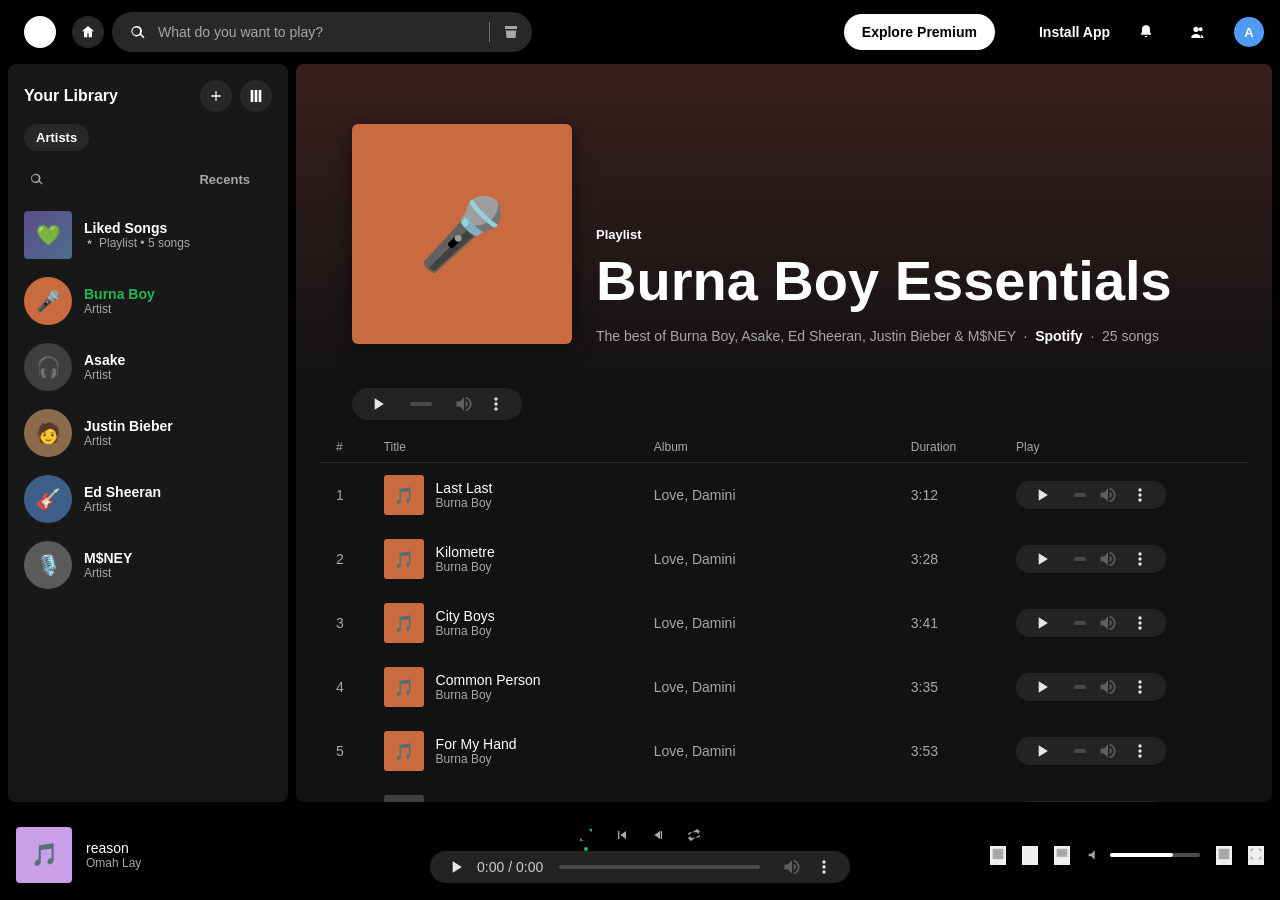
<file: playlist.html>
<!DOCTYPE html>
<html lang="en">
<head>
<meta charset="UTF-8">
<meta name="viewport" content="width=device-width, initial-scale=1">
<title>Burna Boy Essentials - Spotify Clone</title>
<link rel="stylesheet" href="css/style.css">
</head>
<body>
<div class="app-shell">

  <div class="topbar">
    <div class="topbar-left">
      <a class="brand-btn" href="home.html"><svg viewBox="0 0 24 24"><circle cx="12" cy="12" r="12"/></svg></a>
      <a class="icon-circle-btn" href="home.html"><svg viewBox="0 0 24 24"><path d="M12 3l9 8h-3v9h-5v-6H11v6H6v-9H3z"/></svg></a>
      <a class="topbar-search" href="search.html">
        <svg class="search-icon" viewBox="0 0 24 24"><path d="M11 4a7 7 0 105.3 12.1l4.3 4.3 1.4-1.4-4.3-4.3A7 7 0 0011 4zm0 2a5 5 0 110 10 5 5 0 010-10z"/></svg>
        <span class="placeholder">What do you want to play?</span>
        <span class="divider-v"></span>
        <svg class="crate-icon" viewBox="0 0 24 24"><path d="M4 4h16v4H4zm1 6h14l-1 10H6z"/></svg>
      </a>
    </div>
    <div class="topbar-right">
      <span class="premium-pill">Explore Premium</span>
      <span class="install-pill"><svg viewBox="0 0 24 24"><path d="M12 3v10m0 0l4-4m-4 4l-4-4M5 19h14"/></svg>Install App</span>
      <span class="icon-circle-btn"><svg viewBox="0 0 24 24"><path d="M12 2a6 6 0 00-6 6v4l-2 4h16l-2-4V8a6 6 0 00-6-6zm0 18a2 2 0 002-2h-4a2 2 0 002 2z"/></svg></span>
      <span class="icon-circle-btn"><svg viewBox="0 0 24 24"><path d="M9 12a4 4 0 100-8 4 4 0 000 8zm7-1a3 3 0 100-6 3 3 0 000 6zM2 20c0-3 3-5 7-5s7 2 7 5v1H2zm14-3.5c2.3.4 4 1.7 4 3.5v1h-3v-1c0-1.3-.4-2.4-1-3.5z"/></svg></span>
      <span class="avatar-circle">A</span>
    </div>
  </div>

  <div class="app-body no-right">
    <aside class="sidebar">
      <div class="sidebar-header">
        <span class="sidebar-title">Your Library</span>
        <div class="sidebar-header-icons">
          <a class="icon-circle-btn" title="Create playlist" href="library.html"><svg viewBox="0 0 24 24"><path d="M11 5h2v14h-2zM5 11h14v2H5z"/></svg></a>
          <a class="icon-circle-btn" title="Your Library" href="library.html"><svg viewBox="0 0 24 24"><path d="M4 3h4v18H4zM10 3h4v18h-4zM16 3h4v18h-4z"/></svg></a>
        </div>
      </div>
      <div class="sidebar-filters">
        <a class="filter-pill" href="library.html">Artists</a>
      </div>
      <div class="sidebar-toolbar">
        <span class="icon-circle-btn"><svg viewBox="0 0 24 24"><path d="M11 4a7 7 0 105.3 12.1l4.3 4.3 1.4-1.4-4.3-4.3A7 7 0 0011 4zm0 2a5 5 0 110 10 5 5 0 010-10z"/></svg></span>
        <span class="recents">Recents <svg viewBox="0 0 24 24"><path d="M4 6h16M4 12h16M4 18h16"/></svg></span>
      </div>
      <div class="sidebar-list">
        <a class="library-item" href="library.html">
          <div class="library-item-art tone-liked">💚</div>
          <div>
            <div class="library-item-title">Liked Songs</div>
            <div class="library-item-sub"><svg viewBox="0 0 24 24"><path d="M12 2l1.5 4.5H18l-3.5 3 1.5 4.5-4-3-4 3 1.5-4.5L6 6.5h4.5z"/></svg> Playlist • 5 songs</div>
          </div>
        </a>
        <a class="library-item" href="library.html">
          <div class="library-item-art round tone-orange">🎤</div>
          <div>
            <div class="library-item-title playing">Burna Boy</div>
            <div class="library-item-sub">Artist</div>
          </div>
        </a>
        <a class="library-item" href="library.html">
          <div class="library-item-art round tone-charcoal">🎧</div>
          <div>
            <div class="library-item-title">Asake</div>
            <div class="library-item-sub">Artist</div>
          </div>
        </a>
        <a class="library-item" href="library.html">
          <div class="library-item-art round tone-brown">🧑</div>
          <div>
            <div class="library-item-title">Justin Bieber</div>
            <div class="library-item-sub">Artist</div>
          </div>
        </a>
        <a class="library-item" href="library.html">
          <div class="library-item-art round tone-blue">🎸</div>
          <div>
            <div class="library-item-title">Ed Sheeran</div>
            <div class="library-item-sub">Artist</div>
          </div>
        </a>
        <a class="library-item" href="library.html">
          <div class="library-item-art round tone-grey">🎙️</div>
          <div>
            <div class="library-item-title">M$NEY</div>
            <div class="library-item-sub">Artist</div>
          </div>
        </a>
      </div>
    </aside>

    <main class="main-content">
      <div class="playlist-header">
        <div class="playlist-cover tone-orange">🎤</div>
        <div>
          <div class="playlist-meta-label">Playlist</div>
          <div class="playlist-title">Burna Boy Essentials</div>
          <div class="playlist-meta">The best of Burna Boy, Asake, Ed Sheeran, Justin Bieber &amp; M$NEY &nbsp;·&nbsp; <strong>Spotify</strong> &nbsp;·&nbsp; 25 songs</div>
        </div>
      </div>

      <div class="playlist-actions">
        <audio class="mini-player" controls loop preload="none">
          <source src="assets/demo-track.wav" type="audio/wav">
        </audio>
      </div>

      <div class="table-scroll">
      <table class="track-table">
        <thead>
          <tr><th class="track-num">#</th><th>Title</th><th>Album</th><th>Duration</th><th>Play</th></tr>
        </thead>
        <tbody>
          <tr><td class="track-num">1</td><td><div class="track-title-cell"><div class="track-mini-art tone-orange">🎵</div><div class="track-title-text"><div class="track-name">Last Last</div><div class="track-artist">Burna Boy</div></div></div></td><td>Love, Damini</td><td>3:12</td><td><audio class="row-player" controls preload="none"><source src="assets/demo-track.wav" type="audio/wav"></audio></td></tr>
          <tr><td class="track-num">2</td><td><div class="track-title-cell"><div class="track-mini-art tone-orange">🎵</div><div class="track-title-text"><div class="track-name">Kilometre</div><div class="track-artist">Burna Boy</div></div></div></td><td>Love, Damini</td><td>3:28</td><td><audio class="row-player" controls preload="none"><source src="assets/demo-track.wav" type="audio/wav"></audio></td></tr>
          <tr><td class="track-num">3</td><td><div class="track-title-cell"><div class="track-mini-art tone-orange">🎵</div><div class="track-title-text"><div class="track-name">City Boys</div><div class="track-artist">Burna Boy</div></div></div></td><td>Love, Damini</td><td>3:41</td><td><audio class="row-player" controls preload="none"><source src="assets/demo-track.wav" type="audio/wav"></audio></td></tr>
          <tr><td class="track-num">4</td><td><div class="track-title-cell"><div class="track-mini-art tone-orange">🎵</div><div class="track-title-text"><div class="track-name">Common Person</div><div class="track-artist">Burna Boy</div></div></div></td><td>Love, Damini</td><td>3:35</td><td><audio class="row-player" controls preload="none"><source src="assets/demo-track.wav" type="audio/wav"></audio></td></tr>
          <tr><td class="track-num">5</td><td><div class="track-title-cell"><div class="track-mini-art tone-orange">🎵</div><div class="track-title-text"><div class="track-name">For My Hand</div><div class="track-artist">Burna Boy</div></div></div></td><td>Love, Damini</td><td>3:53</td><td><audio class="row-player" controls preload="none"><source src="assets/demo-track.wav" type="audio/wav"></audio></td></tr>

          <tr><td class="track-num">6</td><td><div class="track-title-cell"><div class="track-mini-art tone-charcoal">🎵</div><div class="track-title-text"><div class="track-name">Lonely At The Top</div><div class="track-artist">Asake</div></div></div></td><td>Work Of Art</td><td>2:54</td><td><audio class="row-player" controls preload="none"><source src="assets/demo-track.wav" type="audio/wav"></audio></td></tr>
          <tr><td class="track-num">7</td><td><div class="track-title-cell"><div class="track-mini-art tone-charcoal">🎵</div><div class="track-title-text"><div class="track-name">Terminator</div><div class="track-artist">Asake</div></div></div></td><td>Work Of Art</td><td>3:05</td><td><audio class="row-player" controls preload="none"><source src="assets/demo-track.wav" type="audio/wav"></audio></td></tr>
          <tr><td class="track-num">8</td><td><div class="track-title-cell"><div class="track-mini-art tone-charcoal">🎵</div><div class="track-title-text"><div class="track-name">Organise</div><div class="track-artist">Asake</div></div></div></td><td>Mr. Money With The Vibe</td><td>3:02</td><td><audio class="row-player" controls preload="none"><source src="assets/demo-track.wav" type="audio/wav"></audio></td></tr>
          <tr><td class="track-num">9</td><td><div class="track-title-cell"><div class="track-mini-art tone-charcoal">🎵</div><div class="track-title-text"><div class="track-name">Sungba</div><div class="track-artist">Asake</div></div></div></td><td>Mr. Money With The Vibe</td><td>3:11</td><td><audio class="row-player" controls preload="none"><source src="assets/demo-track.wav" type="audio/wav"></audio></td></tr>
          <tr><td class="track-num">10</td><td><div class="track-title-cell"><div class="track-mini-art tone-charcoal">🎵</div><div class="track-title-text"><div class="track-name">Joha</div><div class="track-artist">Asake</div></div></div></td><td>Mr. Money With The Vibe</td><td>2:48</td><td><audio class="row-player" controls preload="none"><source src="assets/demo-track.wav" type="audio/wav"></audio></td></tr>

          <tr><td class="track-num">11</td><td><div class="track-title-cell"><div class="track-mini-art tone-blue">🎵</div><div class="track-title-text"><div class="track-name">Shape of You</div><div class="track-artist">Ed Sheeran</div></div></div></td><td>÷ (Divide)</td><td>3:53</td><td><audio class="row-player" controls preload="none"><source src="assets/demo-track.wav" type="audio/wav"></audio></td></tr>
          <tr><td class="track-num">12</td><td><div class="track-title-cell"><div class="track-mini-art tone-blue">🎵</div><div class="track-title-text"><div class="track-name">Perfect</div><div class="track-artist">Ed Sheeran</div></div></div></td><td>÷ (Divide)</td><td>4:23</td><td><audio class="row-player" controls preload="none"><source src="assets/demo-track.wav" type="audio/wav"></audio></td></tr>
          <tr><td class="track-num">13</td><td><div class="track-title-cell"><div class="track-mini-art tone-blue">🎵</div><div class="track-title-text"><div class="track-name">Castle on the Hill</div><div class="track-artist">Ed Sheeran</div></div></div></td><td>÷ (Divide)</td><td>4:21</td><td><audio class="row-player" controls preload="none"><source src="assets/demo-track.wav" type="audio/wav"></audio></td></tr>
          <tr><td class="track-num">14</td><td><div class="track-title-cell"><div class="track-mini-art tone-blue">🎵</div><div class="track-title-text"><div class="track-name">Photograph</div><div class="track-artist">Ed Sheeran</div></div></div></td><td>x (Multiply)</td><td>4:19</td><td><audio class="row-player" controls preload="none"><source src="assets/demo-track.wav" type="audio/wav"></audio></td></tr>
          <tr><td class="track-num">15</td><td><div class="track-title-cell"><div class="track-mini-art tone-blue">🎵</div><div class="track-title-text"><div class="track-name">Thinking Out Loud</div><div class="track-artist">Ed Sheeran</div></div></div></td><td>x (Multiply)</td><td>4:41</td><td><audio class="row-player" controls preload="none"><source src="assets/demo-track.wav" type="audio/wav"></audio></td></tr>

          <tr><td class="track-num">16</td><td><div class="track-title-cell"><div class="track-mini-art tone-brown">🎵</div><div class="track-title-text"><div class="track-name">Baby</div><div class="track-artist">Justin Bieber</div></div></div></td><td>My World 2.0</td><td>3:36</td><td><audio class="row-player" controls preload="none"><source src="assets/demo-track.wav" type="audio/wav"></audio></td></tr>
          <tr><td class="track-num">17</td><td><div class="track-title-cell"><div class="track-mini-art tone-brown">🎵</div><div class="track-title-text"><div class="track-name">Sorry</div><div class="track-artist">Justin Bieber</div></div></div></td><td>Purpose</td><td>3:20</td><td><audio class="row-player" controls preload="none"><source src="assets/demo-track.wav" type="audio/wav"></audio></td></tr>
          <tr><td class="track-num">18</td><td><div class="track-title-cell"><div class="track-mini-art tone-brown">🎵</div><div class="track-title-text"><div class="track-name">Peaches</div><div class="track-artist">Justin Bieber</div></div></div></td><td>Justice</td><td>3:18</td><td><audio class="row-player" controls preload="none"><source src="assets/demo-track.wav" type="audio/wav"></audio></td></tr>
          <tr><td class="track-num">19</td><td><div class="track-title-cell"><div class="track-mini-art tone-brown">🎵</div><div class="track-title-text"><div class="track-name">Love Yourself</div><div class="track-artist">Justin Bieber</div></div></div></td><td>Purpose</td><td>3:53</td><td><audio class="row-player" controls preload="none"><source src="assets/demo-track.wav" type="audio/wav"></audio></td></tr>
          <tr><td class="track-num">20</td><td><div class="track-title-cell"><div class="track-mini-art tone-brown">🎵</div><div class="track-title-text"><div class="track-name">Ghost</div><div class="track-artist">Justin Bieber</div></div></div></td><td>Justice</td><td>2:33</td><td><audio class="row-player" controls preload="none"><source src="assets/demo-track.wav" type="audio/wav"></audio></td></tr>

          <tr><td class="track-num">21</td><td><div class="track-title-cell"><div class="track-mini-art tone-grey">🎵</div><div class="track-title-text"><div class="track-name">Fast Life</div><div class="track-artist">M$NEY</div></div></div></td><td>Fast Life</td><td>2:47</td><td><audio class="row-player" controls preload="none"><source src="assets/demo-track.wav" type="audio/wav"></audio></td></tr>
          <tr><td class="track-num">22</td><td><div class="track-title-cell"><div class="track-mini-art tone-grey">🎵</div><div class="track-title-text"><div class="track-name">No Cap</div><div class="track-artist">M$NEY</div></div></div></td><td>Fast Life</td><td>3:01</td><td><audio class="row-player" controls preload="none"><source src="assets/demo-track.wav" type="audio/wav"></audio></td></tr>
          <tr><td class="track-num">23</td><td><div class="track-title-cell"><div class="track-mini-art tone-grey">🎵</div><div class="track-title-text"><div class="track-name">Grind Mode</div><div class="track-artist">M$NEY</div></div></div></td><td>Fast Life</td><td>2:59</td><td><audio class="row-player" controls preload="none"><source src="assets/demo-track.wav" type="audio/wav"></audio></td></tr>
          <tr><td class="track-num">24</td><td><div class="track-title-cell"><div class="track-mini-art tone-grey">🎵</div><div class="track-title-text"><div class="track-name">Vibes Only</div><div class="track-artist">M$NEY</div></div></div></td><td>Fast Life</td><td>2:36</td><td><audio class="row-player" controls preload="none"><source src="assets/demo-track.wav" type="audio/wav"></audio></td></tr>
          <tr><td class="track-num">25</td><td><div class="track-title-cell"><div class="track-mini-art tone-grey">🎵</div><div class="track-title-text"><div class="track-name">Money Talks</div><div class="track-artist">M$NEY</div></div></div></td><td>Fast Life</td><td>3:07</td><td><audio class="row-player" controls preload="none"><source src="assets/demo-track.wav" type="audio/wav"></audio></td></tr>
        </tbody>
      </table>
      </div>
      <div class="page-spacer"></div>
    </main>
  </div>

  <div class="player-bar">
    <div class="player-track">
      <div class="player-art">🎵</div>
      <div class="player-track-info">
        <div class="player-track-name">reason</div>
        <div class="player-track-artist">Omah Lay</div>
      </div>
    </div>
    <div class="player-center">
      <div class="player-controls">
        <button type="button" class="player-btn active"><svg viewBox="0 0 24 24"><path d="M16 3h5v5m0-5L10 14M8 21H3v-5m0 5l7-7m2-2l7 7"/></svg></button>
        <button type="button" class="player-btn"><svg viewBox="0 0 24 24"><path d="M6 6h2v12H6zm3.5 6l8.5 6V6z"/></svg></button>
        <button type="button" class="player-btn"><svg viewBox="0 0 24 24"><path d="M16 6h2v12h-2zm-9.5 6L15 18V6z"/></svg></button>
        <button type="button" class="player-btn"><svg viewBox="0 0 24 24"><path d="M17 3l4 4-4 4V8H7a4 4 0 00-4 4 4 4 0 000 .5M7 21l-4-4 4-4v3h10a4 4 0 004-4 4 4 0 000-.5"/></svg></button>
      </div>
      <audio class="bar-player" controls loop preload="none">
        <source src="assets/demo-track.wav" type="audio/wav">
      </audio>
    </div>
    <div class="player-right">
      <button type="button" class="player-btn" title="Lyrics"><svg viewBox="0 0 24 24"><path d="M4 4h16v16H4zm3 4h10M7 12h10M7 16h6"/></svg></button>
      <button type="button" class="player-btn" title="Queue"><svg viewBox="0 0 24 24"><path d="M3 6h18M3 12h18M3 18h12"/></svg></button>
      <button type="button" class="player-btn" title="Connect to a device"><svg viewBox="0 0 24 24"><path d="M4 4h16v12H4zM8 20h8"/></svg></button>
      <div class="player-volume">
        <svg viewBox="0 0 24 24"><path d="M4 10v4h4l5 5V5L8 10z"/></svg>
        <div class="volume-track"><div class="volume-fill"></div></div>
      </div>
      <button type="button" class="player-btn" title="Mini player"><svg viewBox="0 0 24 24"><path d="M4 4h16v16H4zM12 12h6v6h-6z"/></svg></button>
      <button type="button" class="player-btn" title="Full screen"><svg viewBox="0 0 24 24"><path d="M4 9V4h5M20 9V4h-5M4 15v5h5M20 15v5h-5"/></svg></button>
    </div>
  </div>

</div>
</body>
</html>
</file>
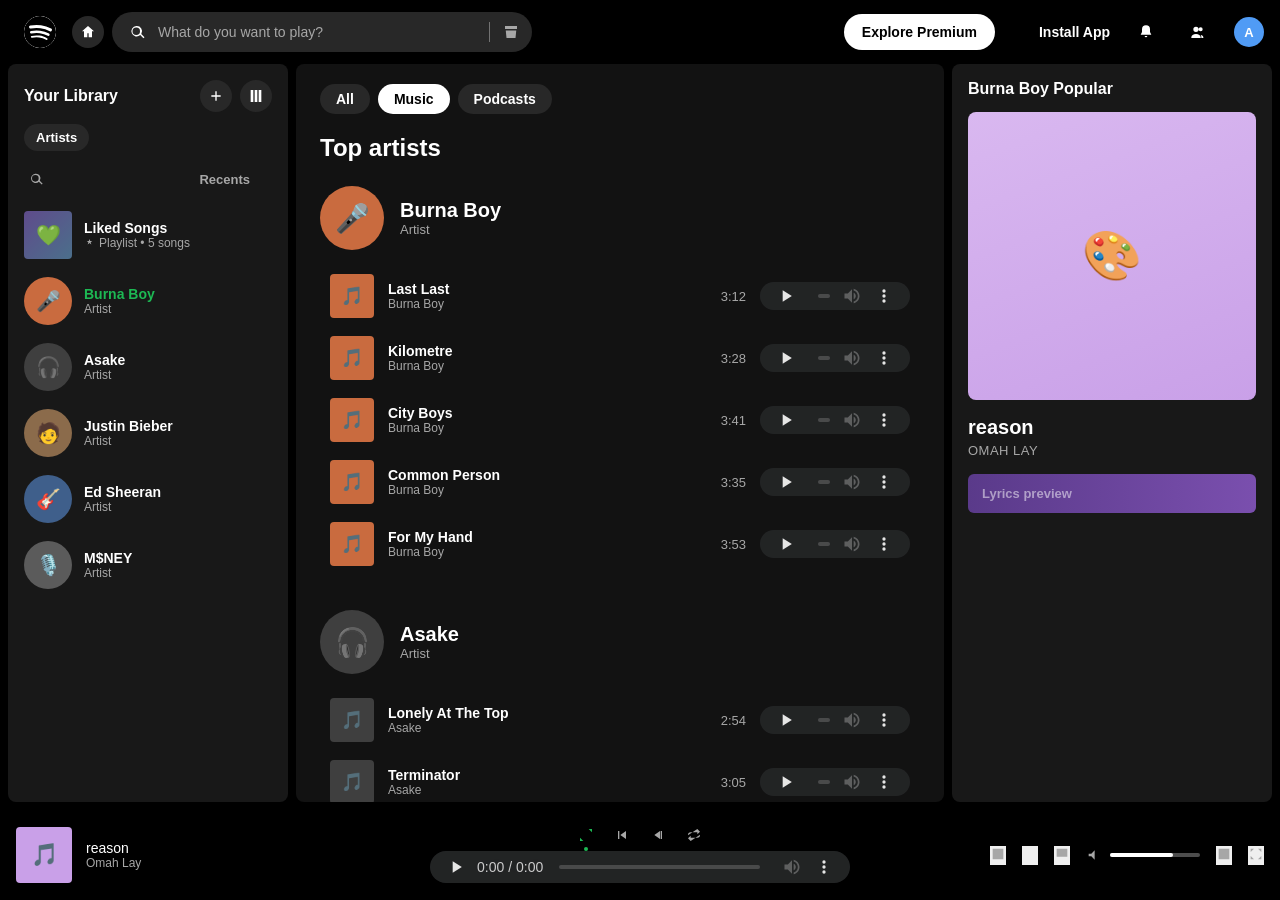
<file: search.html>
<!DOCTYPE html>
<html lang="en">
<head>
<meta charset="UTF-8">
<meta name="viewport" content="width=device-width, initial-scale=1">
<title>Search - Spotify Clone</title>
<link rel="stylesheet" href="css/style.css">
<link rel="shortcut icon" href="imgi_143_default.png" type="image/x-icon">
</head>
<body>
<div class="app-shell">

  <div class="topbar">
    <div class="topbar-left">
      <a class="brand-btn" href="home.html"><img src="imgi_143_default.png" alt="">
      <a class="icon-circle-btn" href="home.html"><svg viewBox="0 0 24 24"><path d="M12 3l9 8h-3v9h-5v-6H11v6H6v-9H3z"/></svg></a>
      <div class="topbar-search">
        <svg class="search-icon" viewBox="0 0 24 24"><path d="M11 4a7 7 0 105.3 12.1l4.3 4.3 1.4-1.4-4.3-4.3A7 7 0 0011 4zm0 2a5 5 0 110 10 5 5 0 010-10z"/></svg>
        <span class="placeholder">What do you want to play?</span>
        <span class="divider-v"></span>
        <svg class="crate-icon" viewBox="0 0 24 24"><path d="M4 4h16v4H4zm1 6h14l-1 10H6z"/></svg>
      </div>
    </div>
    <div class="topbar-right">
      <span class="premium-pill">Explore Premium</span>
      <span class="install-pill"><svg viewBox="0 0 24 24"><path d="M12 3v10m0 0l4-4m-4 4l-4-4M5 19h14"/></svg>Install App</span>
      <span class="icon-circle-btn"><svg viewBox="0 0 24 24"><path d="M12 2a6 6 0 00-6 6v4l-2 4h16l-2-4V8a6 6 0 00-6-6zm0 18a2 2 0 002-2h-4a2 2 0 002 2z"/></svg></span>
      <span class="icon-circle-btn"><svg viewBox="0 0 24 24"><path d="M9 12a4 4 0 100-8 4 4 0 000 8zm7-1a3 3 0 100-6 3 3 0 000 6zM2 20c0-3 3-5 7-5s7 2 7 5v1H2zm14-3.5c2.3.4 4 1.7 4 3.5v1h-3v-1c0-1.3-.4-2.4-1-3.5z"/></svg></span>
      <span class="avatar-circle">A</span>
    </div>
  </div>

  <div class="app-body">
    <aside class="sidebar">
      <div class="sidebar-header">
        <span class="sidebar-title">Your Library</span>
        <div class="sidebar-header-icons">
          <a class="icon-circle-btn" title="Create playlist" href="library.html"><svg viewBox="0 0 24 24"><path d="M11 5h2v14h-2zM5 11h14v2H5z"/></svg></a>
          <a class="icon-circle-btn" title="Your Library" href="library.html"><svg viewBox="0 0 24 24"><path d="M4 3h4v18H4zM10 3h4v18h-4zM16 3h4v18h-4z"/></svg></a>
        </div>
      </div>
      <div class="sidebar-filters">
        <a class="filter-pill" href="library.html">Artists</a>
      </div>
      <div class="sidebar-toolbar">
        <span class="icon-circle-btn"><svg viewBox="0 0 24 24"><path d="M11 4a7 7 0 105.3 12.1l4.3 4.3 1.4-1.4-4.3-4.3A7 7 0 0011 4zm0 2a5 5 0 110 10 5 5 0 010-10z"/></svg></span>
        <span class="recents">Recents <svg viewBox="0 0 24 24"><path d="M4 6h16M4 12h16M4 18h16"/></svg></span>
      </div>
      <div class="sidebar-list">
        <a class="library-item" href="library.html">
          <div class="library-item-art tone-liked">💚</div>
          <div>
            <div class="library-item-title">Liked Songs</div>
            <div class="library-item-sub"><svg viewBox="0 0 24 24"><path d="M12 2l1.5 4.5H18l-3.5 3 1.5 4.5-4-3-4 3 1.5-4.5L6 6.5h4.5z"/></svg> Playlist • 5 songs</div>
          </div>
        </a>
        <a class="library-item" href="library.html">
          <div class="library-item-art round tone-orange">🎤</div>
          <div>
            <div class="library-item-title playing">Burna Boy</div>
            <div class="library-item-sub">Artist</div>
          </div>
        </a>
        <a class="library-item" href="library.html">
          <div class="library-item-art round tone-charcoal">🎧</div>
          <div>
            <div class="library-item-title">Asake</div>
            <div class="library-item-sub">Artist</div>
          </div>
        </a>
        <a class="library-item" href="library.html">
          <div class="library-item-art round tone-brown">🧑</div>
          <div>
            <div class="library-item-title">Justin Bieber</div>
            <div class="library-item-sub">Artist</div>
          </div>
        </a>
        <a class="library-item" href="library.html">
          <div class="library-item-art round tone-blue">🎸</div>
          <div>
            <div class="library-item-title">Ed Sheeran</div>
            <div class="library-item-sub">Artist</div>
          </div>
        </a>
        <a class="library-item" href="library.html">
          <div class="library-item-art round tone-grey">🎙️</div>
          <div>
            <div class="library-item-title">M$NEY</div>
            <div class="library-item-sub">Artist</div>
          </div>
        </a>
      </div>
    </aside>

    <main class="main-content main-plain">
      <div class="tab-pills">
        <a class="tab-pill" href="home.html">All</a>
        <span class="tab-pill active">Music</span>
        <span class="tab-pill">Podcasts</span>
      </div>

      <h2 class="search-heading">Top artists</h2>
      <section class="artist-block">
        <div class="artist-block-header">
          <div class="artist-avatar-lg tone-orange">🎤</div>
          <div>
            <div class="artist-name-lg">Burna Boy</div>
            <div class="artist-sub-lg">Artist</div>
          </div>
        </div>
        <div class="song-rows">
          <div class="song-row"><div class="song-row-art tone-orange">🎵</div><div><div class="song-row-title">Last Last</div><div class="song-row-sub">Burna Boy</div></div><span class="song-row-duration">3:12</span><audio class="row-player" controls preload="none"><source src="assets/demo-track.wav" type="audio/wav"></audio></div>
          <div class="song-row"><div class="song-row-art tone-orange">🎵</div><div><div class="song-row-title">Kilometre</div><div class="song-row-sub">Burna Boy</div></div><span class="song-row-duration">3:28</span><audio class="row-player" controls preload="none"><source src="assets/demo-track.wav" type="audio/wav"></audio></div>
          <div class="song-row"><div class="song-row-art tone-orange">🎵</div><div><div class="song-row-title">City Boys</div><div class="song-row-sub">Burna Boy</div></div><span class="song-row-duration">3:41</span><audio class="row-player" controls preload="none"><source src="assets/demo-track.wav" type="audio/wav"></audio></div>
          <div class="song-row"><div class="song-row-art tone-orange">🎵</div><div><div class="song-row-title">Common Person</div><div class="song-row-sub">Burna Boy</div></div><span class="song-row-duration">3:35</span><audio class="row-player" controls preload="none"><source src="assets/demo-track.wav" type="audio/wav"></audio></div>
          <div class="song-row"><div class="song-row-art tone-orange">🎵</div><div><div class="song-row-title">For My Hand</div><div class="song-row-sub">Burna Boy</div></div><span class="song-row-duration">3:53</span><audio class="row-player" controls preload="none"><source src="assets/demo-track.wav" type="audio/wav"></audio></div>
        </div>
      </section>

      <section class="artist-block">
        <div class="artist-block-header">
          <div class="artist-avatar-lg tone-charcoal">🎧</div>
          <div>
            <div class="artist-name-lg">Asake</div>
            <div class="artist-sub-lg">Artist</div>
          </div>
        </div>
        <div class="song-rows">
          <div class="song-row"><div class="song-row-art tone-charcoal">🎵</div><div><div class="song-row-title">Lonely At The Top</div><div class="song-row-sub">Asake</div></div><span class="song-row-duration">2:54</span><audio class="row-player" controls preload="none"><source src="assets/demo-track.wav" type="audio/wav"></audio></div>
          <div class="song-row"><div class="song-row-art tone-charcoal">🎵</div><div><div class="song-row-title">Terminator</div><div class="song-row-sub">Asake</div></div><span class="song-row-duration">3:05</span><audio class="row-player" controls preload="none"><source src="assets/demo-track.wav" type="audio/wav"></audio></div>
          <div class="song-row"><div class="song-row-art tone-charcoal">🎵</div><div><div class="song-row-title">Organise</div><div class="song-row-sub">Asake</div></div><span class="song-row-duration">3:02</span><audio class="row-player" controls preload="none"><source src="assets/demo-track.wav" type="audio/wav"></audio></div>
          <div class="song-row"><div class="song-row-art tone-charcoal">🎵</div><div><div class="song-row-title">Sungba</div><div class="song-row-sub">Asake</div></div><span class="song-row-duration">3:11</span><audio class="row-player" controls preload="none"><source src="assets/demo-track.wav" type="audio/wav"></audio></div>
          <div class="song-row"><div class="song-row-art tone-charcoal">🎵</div><div><div class="song-row-title">Joha</div><div class="song-row-sub">Asake</div></div><span class="song-row-duration">2:48</span><audio class="row-player" controls preload="none"><source src="assets/demo-track.wav" type="audio/wav"></audio></div>
        </div>
      </section>
      <section class="artist-block">
        <div class="artist-block-header">
          <div class="artist-avatar-lg tone-blue">🎸</div>
          <div>
            <div class="artist-name-lg">Ed Sheeran</div>
            <div class="artist-sub-lg">Artist</div>
          </div>
        </div>
        <div class="song-rows">
          <div class="song-row"><div class="song-row-art tone-blue">🎵</div><div><div class="song-row-title">Shape of You</div><div class="song-row-sub">Ed Sheeran</div></div><span class="song-row-duration">3:53</span><audio class="row-player" controls preload="none"><source src="assets/demo-track.wav" type="audio/wav"></audio></div>
          <div class="song-row"><div class="song-row-art tone-blue">🎵</div><div><div class="song-row-title">Perfect</div><div class="song-row-sub">Ed Sheeran</div></div><span class="song-row-duration">4:23</span><audio class="row-player" controls preload="none"><source src="assets/demo-track.wav" type="audio/wav"></audio></div>
          <div class="song-row"><div class="song-row-art tone-blue">🎵</div><div><div class="song-row-title">Castle on the Hill</div><div class="song-row-sub">Ed Sheeran</div></div><span class="song-row-duration">4:21</span><audio class="row-player" controls preload="none"><source src="assets/demo-track.wav" type="audio/wav"></audio></div>
          <div class="song-row"><div class="song-row-art tone-blue">🎵</div><div><div class="song-row-title">Photograph</div><div class="song-row-sub">Ed Sheeran</div></div><span class="song-row-duration">4:19</span><audio class="row-player" controls preload="none"><source src="assets/demo-track.wav" type="audio/wav"></audio></div>
          <div class="song-row"><div class="song-row-art tone-blue">🎵</div><div><div class="song-row-title">Thinking Out Loud</div><div class="song-row-sub">Ed Sheeran</div></div><span class="song-row-duration">4:41</span><audio class="row-player" controls preload="none"><source src="assets/demo-track.wav" type="audio/wav"></audio></div>
        </div>
      </section>

      <section class="artist-block">
        <div class="artist-block-header">
          <div class="artist-avatar-lg tone-brown">🧑</div>
          <div>
            <div class="artist-name-lg">Justin Bieber</div>
            <div class="artist-sub-lg">Artist</div>
          </div>
        </div>
        <div class="song-rows">
          <div class="song-row"><div class="song-row-art tone-brown">🎵</div><div><div class="song-row-title">Baby</div><div class="song-row-sub">Justin Bieber</div></div><span class="song-row-duration">3:36</span><audio class="row-player" controls preload="none"><source src="assets/demo-track.wav" type="audio/wav"></audio></div>
          <div class="song-row"><div class="song-row-art tone-brown">🎵</div><div><div class="song-row-title">Sorry</div><div class="song-row-sub">Justin Bieber</div></div><span class="song-row-duration">3:20</span><audio class="row-player" controls preload="none"><source src="assets/demo-track.wav" type="audio/wav"></audio></div>
          <div class="song-row"><div class="song-row-art tone-brown">🎵</div><div><div class="song-row-title">Peaches</div><div class="song-row-sub">Justin Bieber</div></div><span class="song-row-duration">3:18</span><audio class="row-player" controls preload="none"><source src="assets/demo-track.wav" type="audio/wav"></audio></div>
          <div class="song-row"><div class="song-row-art tone-brown">🎵</div><div><div class="song-row-title">Love Yourself</div><div class="song-row-sub">Justin Bieber</div></div><span class="song-row-duration">3:53</span><audio class="row-player" controls preload="none"><source src="assets/demo-track.wav" type="audio/wav"></audio></div>
          <div class="song-row"><div class="song-row-art tone-brown">🎵</div><div><div class="song-row-title">Ghost</div><div class="song-row-sub">Justin Bieber</div></div><span class="song-row-duration">2:33</span><audio class="row-player" controls preload="none"><source src="assets/demo-track.wav" type="audio/wav"></audio></div>
        </div>
      </section>

      <!-- M$NEY -->
      <section class="artist-block">
        <div class="artist-block-header">
          <div class="artist-avatar-lg tone-grey">🎙️</div>
          <div>
            <div class="artist-name-lg">M$NEY</div>
            <div class="artist-sub-lg">Artist</div>
          </div>
        </div>
        <div class="song-rows">
          <div class="song-row"><div class="song-row-art tone-grey">🎵</div><div><div class="song-row-title">Fast Life</div><div class="song-row-sub">M$NEY</div></div><span class="song-row-duration">2:47</span><audio class="row-player" controls preload="none"><source src="assets/demo-track.wav" type="audio/wav"></audio></div>
          <div class="song-row"><div class="song-row-art tone-grey">🎵</div><div><div class="song-row-title">No Cap</div><div class="song-row-sub">M$NEY</div></div><span class="song-row-duration">3:01</span><audio class="row-player" controls preload="none"><source src="assets/demo-track.wav" type="audio/wav"></audio></div>
          <div class="song-row"><div class="song-row-art tone-grey">🎵</div><div><div class="song-row-title">Grind Mode</div><div class="song-row-sub">M$NEY</div></div><span class="song-row-duration">2:59</span><audio class="row-player" controls preload="none"><source src="assets/demo-track.wav" type="audio/wav"></audio></div>
          <div class="song-row"><div class="song-row-art tone-grey">🎵</div><div><div class="song-row-title">Vibes Only</div><div class="song-row-sub">M$NEY</div></div><span class="song-row-duration">2:36</span><audio class="row-player" controls preload="none"><source src="assets/demo-track.wav" type="audio/wav"></audio></div>
          <div class="song-row"><div class="song-row-art tone-grey">🎵</div><div><div class="song-row-title">Money Talks</div><div class="song-row-sub">M$NEY</div></div><span class="song-row-duration">3:07</span><audio class="row-player" controls preload="none"><source src="assets/demo-track.wav" type="audio/wav"></audio></div>
        </div>
      </section>

    </main>

    <aside class="right-panel">
      <h3>Burna Boy Popular</h3>
      <div class="right-panel-art">🎨</div>
      <div class="right-panel-track-title">reason</div>
      <div class="right-panel-track-artist">Omah Lay</div>
      <div class="lyrics-preview-bar">Lyrics preview</div>
    </aside>
  </div>

  <div class="player-bar">
    <div class="player-track">
      <div class="player-art">🎵</div>
      <div class="player-track-info">
        <div class="player-track-name">reason</div>
        <div class="player-track-artist">Omah Lay</div>
      </div>
    </div>
    <div class="player-center">
      <div class="player-controls">
        <button type="button" class="player-btn active"><svg viewBox="0 0 24 24"><path d="M16 3h5v5m0-5L10 14M8 21H3v-5m0 5l7-7m2-2l7 7"/></svg></button>
        <button type="button" class="player-btn"><svg viewBox="0 0 24 24"><path d="M6 6h2v12H6zm3.5 6l8.5 6V6z"/></svg></button>
        <button type="button" class="player-btn"><svg viewBox="0 0 24 24"><path d="M16 6h2v12h-2zm-9.5 6L15 18V6z"/></svg></button>
        <button type="button" class="player-btn"><svg viewBox="0 0 24 24"><path d="M17 3l4 4-4 4V8H7a4 4 0 00-4 4 4 4 0 000 .5M7 21l-4-4 4-4v3h10a4 4 0 004-4 4 4 0 000-.5"/></svg></button>
      </div>
      <audio class="bar-player" controls loop preload="none">
        <source src="assets/demo-track.wav" type="audio/wav">
      </audio>
    </div>
    <div class="player-right">
      <button type="button" class="player-btn" title="Lyrics"><svg viewBox="0 0 24 24"><path d="M4 4h16v16H4zm3 4h10M7 12h10M7 16h6"/></svg></button>
      <button type="button" class="player-btn" title="Queue"><svg viewBox="0 0 24 24"><path d="M3 6h18M3 12h18M3 18h12"/></svg></button>
      <button type="button" class="player-btn" title="Connect to a device"><svg viewBox="0 0 24 24"><path d="M4 4h16v12H4zM8 20h8"/></svg></button>
      <div class="player-volume">
        <svg viewBox="0 0 24 24"><path d="M4 10v4h4l5 5V5L8 10z"/></svg>
        <div class="volume-track"><div class="volume-fill"></div></div>
      </div>
      <button type="button" class="player-btn" title="Mini player"><svg viewBox="0 0 24 24"><path d="M4 4h16v16H4zM12 12h6v6h-6z"/></svg></button>
      <button type="button" class="player-btn" title="Full screen"><svg viewBox="0 0 24 24"><path d="M4 9V4h5M20 9V4h-5M4 15v5h5M20 15v5h-5"/></svg></button>
    </div>
  </div>

</div>
</body>
</html>
</file>
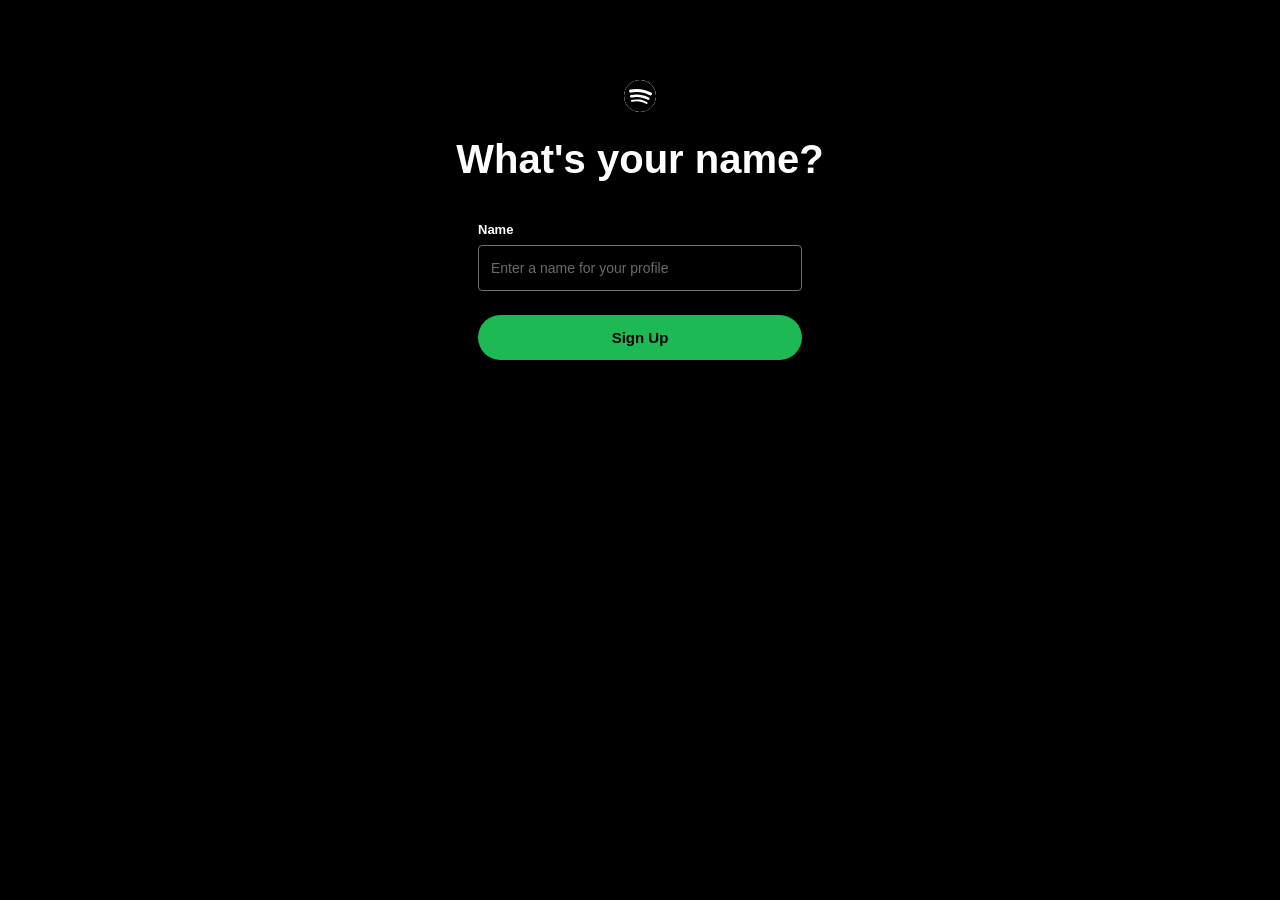
<file: signup-name.html>
<!DOCTYPE html>
<html lang="en">
<head>
<meta charset="UTF-8">
<meta name="viewport" content="width=device-width, initial-scale=1">
<title>What's your name - Spotify</title>
<link rel="stylesheet" href="css/style.css">
<link rel="shortcut icon" href="imgi_143_default.png" type="image/x-icon">
</head>
<body>
<div class="auth-page">
  <div class="auth-page-logo">
  <img src="imgi_143_default.png" alt="">
  </div>
  <a href="signup-password.html" class="step-back"></a>
  <div class="auth-page-title">What's your name?</div>
  <div class="auth-page-form">
    <form action="plan.html" method="get">
      <label class="field-label" for="signup-name">Name</label>
      <input class="field-input" type="text" id="signup-name" name="name" placeholder="Enter a name for your profile" required>
      <button type="submit" class="btn-green-pill">Sign Up</button>
    </form>
  </div>
</div>
</body>
</html>
</file>
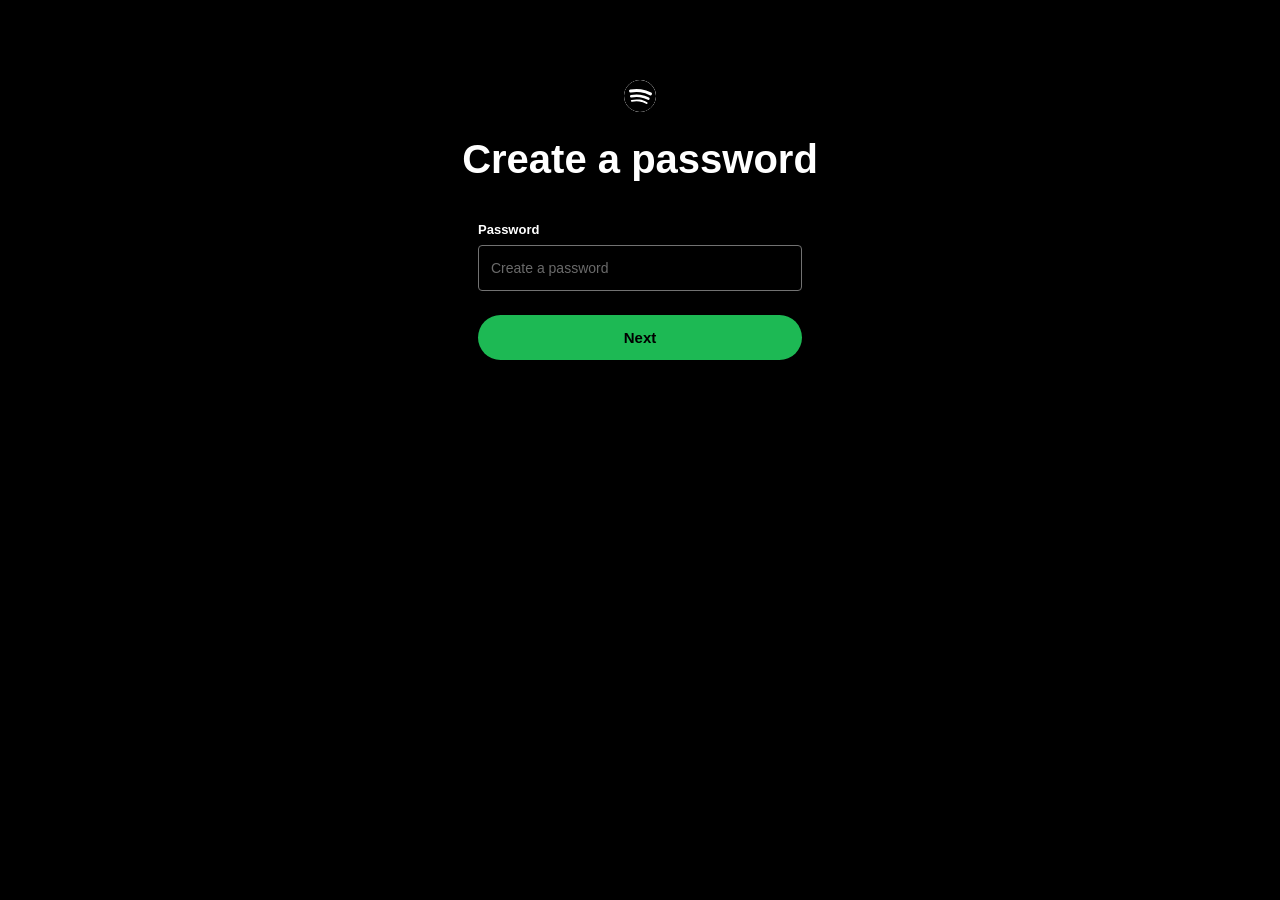
<file: signup-password.html>
<!DOCTYPE html>
<html lang="en">
<head>
<meta charset="UTF-8">
<meta name="viewport" content="width=device-width, initial-scale=1">
<title>Create a password - Spotify</title>
<link rel="stylesheet" href="css/style.css">
<link rel="shortcut icon" href="imgi_143_default.png" type="image/x-icon">
</head>
<body>
<div class="auth-page">
  <div class="auth-page-logo">
    <img src="imgi_143_default.png" alt="">
  </div>
  <a href="signup.html" class="step-back"></a>
  <div class="auth-page-title">Create a password</div>
  <div class="auth-page-form">
    <form action="signup-name.html" method="get">
      <label class="field-label" for="signup-password">Password</label>
      <input class="field-input" type="password" id="signup-password" name="password" placeholder="Create a password" required minlength="8">
      <button type="submit" class="btn-green-pill">Next</button>
    </form>
  </div>
</div>
</body>
</html>
</file>
<file: css/style.css>
:root {
  --bg-black: #000000;
  --bg-base: #121212;
  --bg-elevated: #181818;
  --bg-highlight: #282828;
  --green: #1db954;
  --green-hover: #1ed760;
  --text-white: #ffffff;
  --text-subdued: #a7a7a7;
  --font: 'Helvetica Neue', Arial, sans-serif;
  --accent-green: #1ed760;
  --accent-mint: #91efdb;
  --accent-coral: #ff9b7a;
  --accent-lavender: #d7a8ff;
  --accent-sky: #6cb4ff;
}
img{
  background-color: white;
  border-radius: 50%;
  border: none;
}
* {
  box-sizing: border-box; margin: 0; padding: 0;
}
body {
  font-family: var(--font);
  background: var(--bg-base);
  color: var(--text-white);
  min-height: 100vh;
}
a {
  text-decoration: none; color: inherit;
}
ul {
  list-style: none;
}
button {
  cursor: pointer; font-family: inherit; border: none;
}
img {
  max-width: 100%; display: block;
}


.playlist-header {
  display: flex;
  gap: 24px;
  align-items: flex-end;
  padding: 40px 32px 24px;
}
.playlist-cover {
  width: 220px; height: 220px;
  border-radius: 6px;
  box-shadow: 0 4px 20px rgba(0,0,0,0.5);
  display: flex; align-items: center; justify-content: center;
  font-size: 70px;
  flex-shrink: 0;
}
.playlist-meta-label {
  font-size: 13px; font-weight: 700;
}
.playlist-title {
  font-size: 56px; font-weight: 800; margin: 8px 0 16px; line-height: 1.1;
}
.playlist-meta {
  font-size: 14px; color: var(--text-subdued);
}
.playlist-meta strong {
  color: var(--text-white);
}
.playlist-actions {
  display: flex;
  align-items: center;
  gap: 24px;
  padding: 20px 32px;
}
.track-table {
  width: 100%; padding: 0 32px; border-collapse: collapse;
}
.track-table th {
  text-align: left;
  color: var(--text-subdued);
  font-size: 12px;
  font-weight: 400;
  padding: 0 16px 8px;
  border-bottom: 1px solid var(--bg-highlight);
}
.track-table td {
  padding: 12px 16px;
  font-size: 14px;
  color: var(--text-subdued);
}
.track-table tbody tr {
  border-radius: 4px; cursor: pointer;
}
.track-table tbody tr:hover {
  background: var(--bg-highlight);
}
.track-table tbody tr:hover .track-name {
  color: var(--green);
}
.track-name {
  color: var(--text-white); font-weight: 500;
}
.track-num {
  width: 30px;
}
.track-title-cell {
  display: flex; align-items: center; gap: 12px;
}
.track-mini-art {
  width: 40px; height: 40px;
  border-radius: 3px;
  display: flex; align-items: center; justify-content: center;
  font-size: 16px;
  flex-shrink: 0;
}
.track-title-text .track-artist {
  font-size: 12px;
}


.player-track {
  display: flex;
  align-items: center;
  gap: 14px;
  min-width: 0;
}
.player-art {
  background: #c9a0e8;
  width: 56px; height: 56px;
  border-radius: 4px;
  flex-shrink: 0;
  display: flex; align-items: center; justify-content: center;
  font-size: 22px;
}
.player-track-info {
  min-width: 0;
}
.player-track-name {
  font-size: 14px; font-weight: 500; white-space: nowrap; overflow: hidden; text-overflow: ellipsis;
}
.player-track-artist {
  font-size: 12px; color: var(--text-subdued);
}
.volume-track {
  width: 90px;
  height: 4px;
  background: #4d4d4d;
  border-radius: 2px;
  position: relative;
}
.volume-fill {
  position: absolute; left: 0; top: 0; bottom: 0;
  width: 70%;
  background: var(--text-white);
  border-radius: 2px;
}

.app-shell {
  display: grid;
  grid-template-rows: 64px 1fr 90px;
  height: 100vh;
  background: var(--bg-black);
}

.topbar {
  grid-row: 1;
  display: flex;
  align-items: center;
  justify-content: space-between;
  padding: 0 16px;
  gap: 16px;
  background: var(--bg-black);
}
.topbar-left {
  display: flex; align-items: center; gap: 8px; min-width: 0; flex: 1;
}
.brand-btn svg {
  width: 32px; height: 32px; fill: var(--text-white);
}
.brand-btn {
  background: none; padding: 8px; display: flex;
}
.icon-circle-btn {
  width: 32px; height: 32px;
  border-radius: 50%;
  background: var(--bg-highlight);
  display: flex; align-items: center; justify-content: center;
  flex-shrink: 0;
}
.icon-circle-btn svg {
  width: 16px; height: 16px; fill: var(--text-white);
}
.icon-circle-btn:hover {
  background: #3e3e3e;
}
.icon-circle-btn.active svg {
  fill: var(--text-white);
}
.topbar-search {
  display: flex;
  align-items: center;
  gap: 12px;
  background: var(--bg-highlight);
  border-radius: 500px;
  padding: 10px 12px 10px 16px;
  max-width: 420px;
  width: 100%;
  color: var(--text-subdued);
  font-size: 14px;
}
.topbar-search:hover {
  background: #3e3e3e;
}
.topbar-search svg.search-icon {
  width: 18px; height: 18px; fill: var(--text-white); flex-shrink: 0;
}
.topbar-search span.placeholder {
  flex: 1; text-align: left;
}
.topbar-search .divider-v {
  width: 1px; height: 20px; background: #727272;
}
.topbar-search svg.crate-icon {
  width: 18px; height: 18px; fill: var(--text-subdued); flex-shrink: 0;
}
.topbar-right {
  display: flex; align-items: center; gap: 20px; flex-shrink: 0;
}
.premium-pill {
  background: var(--text-white);
  color: #000;
  font-weight: 700;
  font-size: 14px;
  padding: 10px 18px;
  border-radius: 500px;
  white-space: nowrap;
}
.premium-pill:hover {
  transform: scale(1.03);
}
.install-pill {
  display: flex; align-items: center; gap: 6px;
  color: var(--text-white); font-weight: 700; font-size: 14px;
  white-space: nowrap; background: none;
}
.install-pill svg {
  width: 18px; height: 18px; fill: var(--text-white);
}
.topbar-right .icon-circle-btn {
  background: none;
}
.avatar-circle {
  width: 30px; height: 30px;
  border-radius: 50%;
  background: #509bf5;
  display: flex; align-items: center; justify-content: center;
  font-size: 13px; font-weight: 700; color: #fff;
  flex-shrink: 0;
}

.app-body {
  grid-row: 2; display: grid; grid-template-columns: 280px 1fr 320px; gap: 8px; padding: 0 8px 8px; overflow: hidden; min-height: 0;
}
.app-body.no-right {
  grid-template-columns: 280px 1fr;
}
.sidebar {
  background: var(--bg-elevated);
  border-radius: 8px;
  padding: 16px 8px;
  display: flex;
  flex-direction: column;
  min-height: 0;
}
.sidebar-header {
  display: flex; align-items: center; justify-content: space-between; padding: 0 8px 12px;
}
.sidebar-title {
  font-weight: 700; font-size: 16px;
}
.sidebar-header-icons {
  display: flex; gap: 8px;
}
.sidebar-filters {
  display: flex; gap: 8px; padding: 0 8px 12px;
}
.filter-pill {
  background: var(--bg-highlight);
  color: var(--text-white);
  font-size: 13px; font-weight: 600;
  padding: 6px 12px;
  border-radius: 500px;
}
.filter-pill:hover {
  background: #3e3e3e;
}
.filter-pill.active {
  background: var(--text-white);
  color: #000;
}
.sidebar-toolbar {
  display: flex; align-items: center; justify-content: space-between; padding: 4px 8px 12px;
}
.sidebar-toolbar .recents {
  display: flex; align-items: center; gap: 6px; font-size: 13px; font-weight: 600; color: var(--text-subdued);
}
.sidebar-toolbar .recents svg {
  width: 16px; height: 16px; fill: var(--text-subdued);
}
.sidebar-toolbar .icon-circle-btn {
  background: none; width: 24px; height: 24px;
}
.sidebar-toolbar .icon-circle-btn svg {
  width: 16px; height: 16px; fill: var(--text-subdued);
}
.sidebar-list {
  overflow-y: auto; flex: 1; display: flex; flex-direction: column; gap: 2px;
}
.library-item {
  display: flex; align-items: center; gap: 12px;
  padding: 8px; border-radius: 6px; cursor: pointer;
}
.library-item:hover {
  background: var(--bg-highlight);
}
.library-item .library-item-art {
  width: 48px; height: 48px; border-radius: 4px; flex-shrink: 0;
  display: flex; align-items: center; justify-content: center; font-size: 20px;
}
.library-item .library-item-art.round {
  border-radius: 50%;
}
.library-item-title {
  font-size: 14px; font-weight: 600;
}
.library-item-title.playing {
  color: var(--green);
}
.library-item-sub {
  font-size: 12px; color: var(--text-subdued); display: flex; align-items: center; gap: 4px;
}
.library-item-sub svg {
  width: 11px; height: 11px; fill: var(--text-subdued);
}

.main-content {
  background: linear-gradient(180deg, #3a1f1f 0%, var(--bg-base) 320px);
  border-radius: 8px;
  overflow-y: auto;
  min-height: 0;
  padding: 20px 24px 0;
}
.main-content.main-plain {
  background: var(--bg-base);
}
.tab-pills {
  display: flex; gap: 8px; margin-bottom: 20px;
}
.tab-pill {
  background: var(--bg-highlight); font-size: 14px; font-weight: 600; padding: 7px 16px; border-radius: 500px; color: var(--text-white);
}
.tab-pill.active {
  background: var(--text-white); color: #000;
}
.tab-pill:not(.active):hover {
  background: #3e3e3e;
}
.quick-grid {
  display: grid; grid-template-columns: 1fr 1fr; gap: 8px; margin-bottom: 32px;
}
.quick-card {
  display: flex; align-items: center; gap: 0;
  background: rgba(255,255,255,0.07);
  border-radius: 6px;
  overflow: hidden;
  cursor: pointer;
  position: relative;
}
.quick-card:hover {
  background: rgba(255,255,255,0.12);
}
.quick-card .quick-art {
  width: 56px; height: 56px; flex-shrink: 0; display: flex; align-items: center; justify-content: center; font-size: 22px;
}
.quick-card .quick-title {
  font-size: 14px; font-weight: 700; padding: 0 16px; flex: 1;
}
.section-title-row {
  display: flex; align-items: center; justify-content: space-between; margin-bottom: 16px;
}
.section-title-row h2 {
  font-size: 22px;
}
.scroll-nav {
  display: flex; gap: 8px;
}
.hscroll {
  display: flex; gap: 16px; overflow-x: auto; padding-bottom: 24px;
}
.getting-started-card {
  flex-shrink: 0;
  width: 220px; height: 130px;
  border-radius: 8px;
  background: linear-gradient(135deg, #c9a800, #e0c200);
  display: flex; align-items: center;
  padding: 16px;
  font-size: 22px; font-weight: 800;
  color: #000;
  position: relative;
  overflow: hidden;
}
.start-play {
  background: linear-gradient(135deg, #c9a800, #e0c200);
}
.start-serotonin {
  background: linear-gradient(135deg, #8a3ab9, #e06fd1);
}
.start-follow {
  background: linear-gradient(135deg, #1e6b4f, #39a877);
}
.start-playlist {
  background: linear-gradient(135deg, #2b4b8b, #4f7fd1);
}

.right-panel {
  background: var(--bg-elevated);
  border-radius: 8px;
  padding: 16px;
  overflow-y: auto;
  min-height: 0;
}
.right-panel h3 {
  font-size: 16px; margin-bottom: 14px;
}
.right-panel-art {
  width: 100%; aspect-ratio: 1;
  border-radius: 8px;
  background: linear-gradient(160deg, #d9b8f0, #c9a0e8);
  margin-bottom: 16px;
  display: flex; align-items: center; justify-content: center;
  font-size: 48px;
  position: relative;
}
.right-panel-track-title {
  font-size: 20px; font-weight: 700; margin-bottom: 4px;
}
.right-panel-track-artist {
  font-size: 13px; color: var(--text-subdued); text-transform: uppercase; letter-spacing: 0.5px; margin-bottom: 16px;
}
.lyrics-preview-bar {
  background: linear-gradient(90deg, #5a3a8a, #7a4fae);
  border-radius: 6px;
  padding: 12px 14px;
  font-size: 13px;
  font-weight: 700;
  color: rgba(255,255,255,0.5);
}

.player-bar {
  grid-row: 3;
  display: grid;
  grid-template-columns: 1fr 2fr 1fr;
  align-items: center;
  padding: 0 16px;
  gap: 16px;
}
.player-bar .player-track {
  display: flex; align-items: center; gap: 14px; min-width: 0;
}
.player-center {
  display: flex; flex-direction: column; align-items: center; gap: 8px;
}
.player-controls {
  display: flex; align-items: center; gap: 20px;
}
.player-controls .player-btn {
  background: none; display: flex; align-items: center; justify-content: center; position: relative;
}
.player-controls svg {
  width: 16px; height: 16px; fill: var(--text-subdued);
}
.player-controls .player-btn:hover svg {
  fill: var(--text-white);
}
.player-controls .player-btn.active svg {
  fill: var(--green);
}
.player-controls .player-btn.active::after {
  content: ""; position: absolute; bottom: -8px; left: 50%; transform: translateX(-50%);
  width: 4px; height: 4px; border-radius: 50%; background: var(--green);
}
.player-right {
  display: flex; align-items: center; justify-content: flex-end; gap: 16px;
}
.player-right svg {
  width: 16px; height: 16px; fill: var(--text-subdued);
}
.player-right .player-btn:hover svg {
  fill: var(--text-white);
}
.player-volume {
  display: flex; align-items: center; gap: 8px;
}
@media (max-width: 1100px) {
  .app-body {
    grid-template-columns: 280px 1fr;
  }
  .app-body .right-panel {
    display: none;
  }
}

.auth-page {
  background: #000;
  min-height: 100vh;
  display: flex;
  flex-direction: column;
  align-items: center;
  padding: 80px 20px 40px;
}
.auth-page-logo svg {
  width: 48px; height: 48px; fill: var(--text-white); margin-bottom: 24px;
}
.auth-page-title {
  font-size: 40px;
  font-weight: 800;
  text-align: center;
  line-height: 1.15;
  margin-bottom: 40px;
}
.auth-page-form {
  width: 100%; max-width: 324px;
}
.field-label {
  font-size: 13px; font-weight: 700; margin-bottom: 8px; display: block;
}
.field-input {
  width: 100%;
  padding: 14px 12px;
  background: #000;
  border: 1px solid #727272;
  border-radius: 4px;
  color: var(--text-white);
  font-size: 14px;
  margin-bottom: 24px;
}
.field-input::placeholder {
  color: #6a6a6a;
}
.field-input:focus {
  outline: 2px solid var(--text-white);
}
.btn-green-pill {
  width: 100%;
  padding: 14px;
  background: var(--green);
  color: #000;
  border-radius: 500px;
  font-weight: 700;
  font-size: 15px;
}
.btn-green-pill:hover {
  background: var(--green-hover); transform: scale(1.01);
}
.divider-or {
  text-align: center;
  color: var(--text-white);
  font-size: 14px;
  margin: 24px 0;
}
.btn-outline-pill {
  width: 100%;
  display: flex;
  align-items: center;
  justify-content: center;
  gap: 10px;
  padding: 13px;
  background: transparent;
  border: 1px solid #727272;
  border-radius: 500px;
  color: var(--text-white);
  font-weight: 700;
  font-size: 14px;
  margin-bottom: 16px;
}
.btn-outline-pill:hover {
  border-color: var(--text-white);
}
.btn-outline-pill svg {
  width: 18px; height: 18px; flex-shrink: 0;
}
.auth-page-alt {
  text-align: center;
  margin-top: 32px;
}
.auth-page-alt p {
  color: var(--text-subdued); font-size: 14px; margin-bottom: 4px;
}
.auth-page-alt a {
  font-weight: 700; font-size: 14px; text-decoration: underline;
}
.auth-page-disclaimer {
  text-align: center;
  color: #6a6a6a;
  font-size: 11px;
  line-height: 1.5;
  margin-top: 40px;
  max-width: 340px;
}
.auth-page-disclaimer a {
  color: #6a6a6a; text-decoration: underline;
}
.step-back {
  align-self: flex-start;
  margin-bottom: 24px;
  background: none;
  color: var(--text-white);
}
.step-back svg {
  width: 22px; height: 22px; fill: var(--text-white);
}

.search-heading {
  font-size: 24px; margin: 8px 0 24px;
}
.artist-block {
  margin-bottom: 36px;
}
.artist-block-header {
  display: flex;
  align-items: center;
  gap: 16px;
  margin-bottom: 16px;
}
.artist-avatar-lg {
  width: 64px; height: 64px;
  border-radius: 50%;
  display: flex; align-items: center; justify-content: center;
  font-size: 28px;
  flex-shrink: 0;
}
.artist-name-lg {
  font-size: 20px; font-weight: 700;
}
.artist-sub-lg {
  font-size: 13px; color: var(--text-subdued);
}
.song-rows {
  display: flex; flex-direction: column; gap: 2px;
}
.song-row {
  display: flex;
  align-items: center;
  gap: 14px;
  padding: 8px 10px;
  border-radius: 6px;
}
.song-row:hover {
  background: var(--bg-highlight);
}
.song-row-art {
  width: 44px; height: 44px; border-radius: 4px; flex-shrink: 0; display: flex; align-items: center; justify-content: center; font-size: 18px;
}
.song-row-art.round {
  border-radius: 50%;
}
.song-row-title {
  font-size: 14px; font-weight: 600;
}
.song-row-sub {
  font-size: 12px; color: var(--text-subdued);
}
.song-row-duration {
  margin-left: auto; font-size: 13px; color: var(--text-subdued);
}

audio.mini-player {
  height: 32px;
  width: 170px;
  filter: invert(0.9) hue-rotate(180deg);
  border-radius: 500px;
  vertical-align: middle;
}
audio.row-player {
  height: 28px;
  width: 150px;
  filter: invert(0.9) hue-rotate(180deg);
  vertical-align: middle;
}
audio.bar-player {
  height: 32px;
  width: 100%;
  max-width: 420px;
  filter: invert(0.9) hue-rotate(180deg);
}
audio.quick-audio {
  height: 28px;
  width: 130px;
  filter: invert(0.9) hue-rotate(180deg);
  flex-shrink: 0;
  margin-right: 10px;
}
@media (max-width: 900px) {
  .playlist-title {
    font-size: 32px;
  }
  .playlist-cover {
    width: 140px; height: 140px; font-size: 40px;
  }
}

.tone-orange { background: #c96b3f; }
.tone-blue { background: #3f5f8b; }
.tone-brown { background: #8b6b4b; }
.tone-grey { background: #5b5b5b; }
.tone-charcoal { background: #3f3f3f; }
.tone-slate { background: #4b4b4b; }
.tone-gold { background: #c9a800; }
.tone-maroon { background: #8b3f3f; }
.tone-violet { background: #5f4b8b; }
.tone-liked { background: linear-gradient(135deg, #5f4b8b, #4b6f8b); }

.page-spacer { height: 40px; }

.premium-container {
  max-width: 1080px;
  margin: 0 auto;
  padding: 0 24px;
}

.premium-nav {
  background: var(--bg-black);
}
.premium-nav-inner {
  max-width: 1080px;
  margin: 0 auto;
  padding: 0 24px;
  height: 64px;
  display: flex;
  align-items: center;
  justify-content: space-between;
}
.premium-brand {
  display: flex;
  align-items: center;
  gap: 8px;
  font-size: 22px;
  font-weight: 800;
  letter-spacing: -0.5px;
}
.premium-brand svg {
  width: 32px; height: 32px; fill: var(--text-white);
}
.premium-nav-links {
  display: flex;
  align-items: center;
  gap: 28px;
  font-size: 14px;
  font-weight: 700;
}
.premium-nav-links a:hover {
  color: var(--text-subdued);
}
.nav-divider {
  width: 1px; height: 16px; background: var(--text-white);
}
.nav-profile {
  display: flex;
  align-items: center;
  gap: 8px;
}
.nav-avatar {
  width: 32px; height: 32px;
  border-radius: 50%;
  border: 2px solid var(--text-white);
  display: flex; align-items: center; justify-content: center;
}
.nav-avatar svg {
  width: 18px; height: 18px; fill: var(--text-white);
}
.nav-chevron,
.faq-chevron {
  width: 16px; height: 16px;
  fill: none; stroke: currentColor; stroke-width: 2;
  flex-shrink: 0;
}

.premium-hero {
  position: relative;
  overflow: hidden;
  background: linear-gradient(180deg, #1f8a3e 0%, #14351f 12%, var(--bg-base) 300px);
  padding: 96px 0 120px;
}
.hero-title {
  font-size: 48px;
  line-height: 1.1;
  font-weight: 800;
  max-width: 640px;
  letter-spacing: -1px;
  margin-bottom: 16px;
}
.hero-price {
  font-size: 14px;
  font-weight: 700;
  margin-bottom: 24px;
}
.hero-actions {
  display: flex;
  flex-wrap: wrap;
  gap: 12px;
  margin-bottom: 24px;
}
.hero-fine {
  font-size: 12px;
  line-height: 1.5;
  max-width: 420px;
}
.hero-fine a {
  text-decoration: underline;
}

.button-pill {
  display: inline-block;
  text-align: center;
  padding: 14px 28px;
  border-radius: 500px;
  font-size: 14px;
  font-weight: 700;
  color: #000;
  transition: transform 0.1s, filter 0.15s;
}
.button-pill:hover {
  transform: scale(1.03);
  filter: brightness(1.08);
}
.button-green { background: var(--accent-green); }
.button-mint { background: var(--accent-mint); }
.button-coral { background: var(--accent-coral); }
.button-lavender { background: var(--accent-lavender); }
.button-outline {
  background: transparent;
  color: var(--text-white);
  border: 1px solid #7c7c7c;
}

.hero-collage {
  position: absolute;
  top: -40px;
  right: -70px;
  width: 460px;
  display: grid;
  grid-template-columns: repeat(3, 1fr);
  gap: 12px;
  transform: rotate(24deg);
}
.tile {
  aspect-ratio: 1;
  border-radius: 8px;
  padding: 10px;
  font-size: 18px;
  font-weight: 800;
  line-height: 1.1;
  text-transform: uppercase;
  color: #000;
  display: flex;
  align-items: flex-end;
}
.tile-blue { background: #4f8bff; }
.tile-orange { background: #ff8a3d; }
.tile-purple { background: #9b5cff; color: #fff; }
.tile-pink { background: #ff6fb1; }
.tile-lime { background: #d9f24b; }
.tile-teal { background: #38d6b0; }

.premium-section {
  max-width: 1080px;
  margin: 0 auto;
  padding: 72px 24px 24px;
  text-align: center;
}
.section-title {
  font-size: 32px;
  font-weight: 800;
  letter-spacing: -0.5px;
  margin-bottom: 12px;
}
.section-text {
  font-size: 15px;
  max-width: 640px;
  margin: 0 auto 12px;
  line-height: 1.5;
}
.link-underline {
  text-decoration: underline;
}

.compare-table {
  width: 100%;
  max-width: 520px;
  margin: 40px auto 0;
  border-collapse: collapse;
  text-align: center;
}
.compare-table th {
  font-size: 12px;
  font-weight: 700;
  line-height: 1.4;
  vertical-align: bottom;
  padding: 0 8px 16px;
}
.compare-table th.compare-head-label {
  text-align: left;
  padding-left: 0;
}
.head-logo svg {
  width: 14px; height: 14px; fill: var(--text-white);
  display: inline-block;
  vertical-align: middle;
  margin-right: 4px;
}
.compare-table td {
  padding: 20px 8px;
  border-top: 1px solid var(--text-white);
}
.compare-table tbody tr:last-child td {
  border-bottom: 1px solid var(--text-white);
}
.compare-table td:first-child {
  text-align: left;
  padding-left: 0;
  font-size: 14px;
  font-weight: 600;
}
.compare-label {
  border-bottom: 1px dashed var(--text-subdued);
  padding-bottom: 2px;
}
.dash {
  display: inline-block;
  width: 16px; height: 2px;
  background: #727272;
  vertical-align: middle;
}
.check-badge {
  width: 24px; height: 24px;
  border-radius: 50%;
  background: var(--text-white);
  display: inline-flex;
  align-items: center;
  justify-content: center;
}
.check-badge svg {
  width: 16px; height: 16px;
  fill: none; stroke: #000; stroke-width: 3;
  stroke-linecap: round; stroke-linejoin: round;
}

.pay-list {
  display: flex;
  justify-content: center;
  gap: 12px;
  margin-top: 28px;
}
.pay-chip {
  background: var(--text-white);
  color: #111;
  min-width: 64px;
  height: 40px;
  padding: 0 10px;
  border-radius: 6px;
  display: flex;
  align-items: center;
  justify-content: center;
  gap: 4px;
  font-size: 13px;
  font-weight: 800;
}
.pay-visa { color: #1a3b8f; font-style: italic; letter-spacing: 0.5px; }
.pay-verve { color: #d8262c; letter-spacing: -0.3px; }
.pay-dot {
  display: block;
  width: 18px; height: 18px;
  border-radius: 50%;
}
.pay-dot-red { background: #eb001b; }
.pay-dot-orange { background: #f79e1b; margin-left: -8px; opacity: 0.9; }
.pay-mark {
  width: 10px; height: 10px;
  border-radius: 50%;
  border: 2px solid #00b67a;
}

.include-row {
  display: flex;
  align-items: center;
  justify-content: center;
  gap: 64px;
  margin-top: 72px;
  text-align: left;
}
.include-title {
  font-size: 26px;
  font-weight: 800;
  letter-spacing: -0.5px;
}
.include-list li {
  font-size: 13px;
  font-weight: 700;
  margin-bottom: 6px;
}
.include-list li::before {
  content: "✓";
  color: var(--accent-sky);
  margin-right: 10px;
}
.plan-cards {
  display: grid;
  grid-template-columns: repeat(3, minmax(0, 1fr));
  gap: 16px;
  max-width: 1040px;
  margin: 56px auto 0;
  text-align: left;
}
.plan-card {
  position: relative;
  background: #242424;
  border-radius: 8px;
  padding: 28px 24px 24px;
  display: flex;
  flex-direction: column;
}
.plan-card.has-tag {
  padding-top: 56px;
}
.plan-card-family {
  grid-column: 2;
}
.plan-tag {
  position: absolute;
  top: 0; left: 0;
  padding: 5px 12px;
  border-radius: 8px 0 8px 0;
  font-size: 12px;
  font-weight: 800;
  color: #000;
}
.tag-green { background: var(--accent-green); }
.tag-mint { background: var(--accent-mint); }
.plan-brand {
  display: flex;
  align-items: center;
  gap: 8px;
  font-size: 12px;
  font-weight: 800;
  margin-bottom: 4px;
}
.plan-brand svg {
  width: 20px; height: 20px; fill: var(--text-white);
}
.plan-title {
  font-size: 34px;
  font-weight: 800;
  letter-spacing: -0.5px;
  margin-bottom: 10px;
}
.color-green { color: var(--accent-green); }
.color-mint { color: var(--accent-mint); }
.color-coral { color: var(--accent-coral); }
.color-lavender {
  background: linear-gradient(90deg, #c9a4ff, #f0a6ff);
  -webkit-background-clip: text;
  background-clip: text;
  color: transparent;
}
.plan-price-main {
  font-size: 14px;
  font-weight: 800;
}
.plan-price-after {
  font-size: 13px;
  color: var(--text-subdued);
  margin-top: 2px;
}
.plan-divider {
  border: 0;
  border-top: 1px solid #3d3d3d;
  margin: 20px 0;
}
.plan-divider-spaced {
  margin-top: 40px;
}
.plan-bullets {
  flex: 1;
  margin-bottom: 28px;
}
.plan-bullets li {
  font-size: 14px;
  font-weight: 700;
  margin-bottom: 8px;
}
.plan-bullets li::before {
  content: "•";
  margin-right: 8px;
}
.plan-button {
  display: block;
  width: 100%;
}
.plan-fine {
  font-size: 11px;
  line-height: 1.5;
  color: #b3b3b3;
  text-align: center;
  margin-top: 16px;
}
.plan-fine a {
  text-decoration: underline;
}
.faq {
  max-width: 820px;
  margin: 40px auto 0;
  text-align: left;
}
.faq-item {
  border-bottom: 1px solid #3a3a3a;
}
.faq-item summary {
  list-style: none;
  cursor: pointer;
  display: flex;
  align-items: center;
  justify-content: space-between;
  gap: 16px;
  padding: 22px 4px;
  font-size: 16px;
  font-weight: 800;
}
.faq-item summary::-webkit-details-marker {
  display: none;
}
.faq-item summary:hover {
  color: var(--text-subdued);
}
.faq-item[open] .faq-chevron {
  transform: rotate(180deg);
}
.faq-item p {
  padding: 0 4px 22px;
  color: #b3b3b3;
  font-size: 14px;
  line-height: 1.6;
}

.premium-footer {
  background: var(--bg-black);
  margin-top: 64px;
  padding: 64px 24px 32px;
}
.footer-inner {
  max-width: 1080px;
  margin: 0 auto;
}
.footer-top {
  display: flex;
  justify-content: space-between;
  align-items: flex-start;
  gap: 40px;
}
.footer-brand {
  display: flex;
  align-items: center;
  gap: 8px;
  font-size: 20px;
  font-weight: 800;
  letter-spacing: -0.5px;
}
.footer-brand svg {
  width: 28px; height: 28px; fill: var(--text-white);
}
.footer-column h4 {
  font-size: 12px;
  font-weight: 700;
  letter-spacing: 0.08em;
  text-transform: uppercase;
  color: var(--text-subdued);
  margin-bottom: 20px;
}
.footer-column a {
  display: block;
  font-size: 14px;
  font-weight: 700;
  margin-bottom: 16px;
}
.footer-column a:hover,
.footer-legal a:hover {
  text-decoration: underline;
}
.footer-social {
  display: flex;
  gap: 12px;
}
.social-button {
  width: 40px; height: 40px;
  border-radius: 50%;
  background: #222;
  display: flex; align-items: center; justify-content: center;
}
.social-button:hover {
  background: #3a3a3a;
}
.social-button svg {
  width: 18px; height: 18px;
  fill: none; stroke: var(--text-white); stroke-width: 1.8;
  stroke-linecap: round;
}
.social-button .social-dot,
.social-button .social-solid {
  fill: var(--text-white); stroke: none;
}
.footer-bottom {
  display: flex;
  justify-content: space-between;
  align-items: flex-end;
  gap: 24px;
  margin-top: 56px;
  font-size: 11px;
  color: var(--text-subdued);
}
.footer-legal {
  display: flex;
  flex-wrap: wrap;
  gap: 8px 24px;
}
.footer-region {
  display: flex;
  flex-direction: column;
  align-items: flex-end;
  gap: 12px;
  white-space: nowrap;
}
.region-name {
  display: flex;
  align-items: center;
  gap: 6px;
  color: var(--text-white);
  font-size: 12px;
}
.region-name svg {
  width: 14px; height: 14px;
  fill: none; stroke: var(--text-white); stroke-width: 1.6;
}

@media (max-width: 900px) {
  .hero-collage { display: none; }
  .hero-title { font-size: 34px; }
  .premium-nav-links { gap: 16px; }
  .include-row { flex-direction: column; gap: 24px; text-align: center; }
  .include-list { text-align: left; }
  .plan-cards { grid-template-columns: 1fr; }
  .plan-card-family { grid-column: auto; }
  .footer-top { flex-wrap: wrap; }
  .footer-bottom { flex-direction: column; align-items: flex-start; }
  .footer-region { align-items: flex-start; }
}

.checkout-page {
  background: #ffffff;
  color: #0a0a0a;
}
.checkout-nav {
  display: flex;
  align-items: center;
  justify-content: space-between;
  padding: 20px 24px;
  max-width: 560px;
  margin: 0 auto;
}
.checkout-brand {
  display: flex;
  align-items: center;
  gap: 8px;
  font-size: 18px;
  font-weight: 800;
  color: #0a0a0a;
}
.checkout-brand svg {
  width: 26px; height: 26px; fill: #0a0a0a;
}
.checkout-avatar {
  width: 28px; height: 28px;
  border-radius: 50%;
  background: var(--accent-sky);
  display: flex; align-items: center; justify-content: center;
}
.checkout-avatar svg {
  width: 16px; height: 16px; fill: #fff;
}
.checkout-main {
  max-width: 560px;
  margin: 0 auto;
  padding: 0 24px 64px;
}
.checkout-title-row {
  display: flex;
  align-items: baseline;
  justify-content: space-between;
  margin-bottom: 20px;
}
.checkout-title-row h1 {
  font-size: 26px;
  font-weight: 800;
}
.checkout-change {
  font-size: 13px;
  font-weight: 700;
  text-decoration: underline;
  color: #0a0a0a;
}

.order-row {
  display: flex;
  align-items: flex-start;
  gap: 12px;
}
.order-icon {
  width: 48px; height: 48px;
  border-radius: 8px;
  background: var(--green);
  flex-shrink: 0;
  display: flex; align-items: center; justify-content: center;
}
.order-icon svg {
  width: 26px; height: 26px; fill: #fff;
}
.order-info {
  flex: 1;
}
.order-name {
  font-size: 15px;
  font-weight: 700;
}
.order-sub {
  font-size: 13px;
  color: #5a5a5a;
}
.order-price {
  text-align: right;
}
.order-price-main {
  font-size: 14px;
  font-weight: 700;
}
.order-price-sub {
  font-size: 12px;
  color: #5a5a5a;
}

.order-timeline {
  position: relative;
  margin: 14px 0 10px;
  padding-left: 20px;
  display: flex;
  flex-direction: column;
  gap: 6px;
}
.timeline-rail {
  position: absolute;
  left: 4px;
  top: 4px;
  bottom: 4px;
  width: 1px;
  background: #b3b3b3;
}
.timeline-step {
  font-size: 13px;
  font-weight: 700;
}

.order-notes {
  margin-top: 8px;
  padding-left: 18px;
  display: flex;
  flex-direction: column;
  gap: 4px;
}
.order-notes li {
  font-size: 12px;
  color: #5a5a5a;
  list-style: disc;
}
.order-notes a {
  color: #5a5a5a;
  text-decoration: underline;
}

.checkout-divider {
  border: 0;
  border-top: 1px solid #e5e5e5;
  margin: 24px 0;
}

.checkout-payment h2,
.checkout-summary h2 {
  font-size: 20px;
  font-weight: 800;
  margin-bottom: 16px;
}
.payment-method-row {
  display: flex;
  align-items: flex-start;
  justify-content: space-between;
  margin-bottom: 20px;
}
.payment-label {
  display: block;
  font-size: 13px;
  font-weight: 700;
  margin-bottom: 8px;
}
.payment-brands {
  display: flex;
  gap: 6px;
}
.brand-chip {
  height: 26px;
  min-width: 38px;
  padding: 0 6px;
  border: 1px solid #d9d9d9;
  border-radius: 4px;
  display: flex;
  align-items: center;
  justify-content: center;
  font-size: 11px;
  font-weight: 800;
}
.brand-visa { color: #1a3b8f; font-style: italic; }
.brand-verve { color: #d8262c; }
.brand-mastercard {
  gap: 2px;
}
.brand-mastercard i {
  width: 14px; height: 14px;
  border-radius: 50%;
  display: block;
}
.brand-mastercard i:first-child { background: #eb001b; }
.brand-mastercard i:last-child { background: #f79e1b; margin-left: -6px; opacity: 0.9; }
.payment-lock svg {
  width: 18px; height: 18px;
  fill: none; stroke: #5a5a5a; stroke-width: 1.6;
}

.field-label {
  display: block;
  font-size: 13px;
  font-weight: 700;
  margin-bottom: 8px;
}
.card-input-wrap {
  display: flex;
  align-items: center;
  gap: 10px;
  border: 1px solid #b3b3b3;
  border-radius: 4px;
  padding: 0 12px;
  margin-bottom: 20px;
}
.card-input-wrap svg {
  width: 20px; height: 20px;
  fill: none; stroke: #5a5a5a; stroke-width: 1.6;
  flex-shrink: 0;
}
.card-input-wrap input {
  border: none;
  padding: 12px 0;
  font-size: 14px;
  width: 100%;
  color: #0a0a0a;
}
.card-input-wrap input:focus {
  outline: none;
}

.field-row {
  display: grid;
  grid-template-columns: 1fr 1fr;
  gap: 16px;
  margin-bottom: 20px;
}
.field-row input {
  width: 100%;
  padding: 12px;
  border: 1px solid #b3b3b3;
  border-radius: 4px;
  font-size: 14px;
  color: #0a0a0a;
}
.field-row input:focus {
  outline: 2px solid #0a0a0a;
}
.cvc-input-wrap {
  position: relative;
}
.cvc-input-wrap input {
  padding-right: 36px;
}
.cvc-help {
  position: absolute;
  right: 12px;
  top: 50%;
  transform: translateY(-50%);
  width: 18px; height: 18px;
  border-radius: 50%;
  border: 1px solid #5a5a5a;
  color: #5a5a5a;
  font-size: 11px;
  font-weight: 700;
  display: flex; align-items: center; justify-content: center;
}

.checkout-checkbox {
  display: flex;
  align-items: center;
  gap: 10px;
  font-size: 13px;
  font-weight: 600;
  margin-bottom: 6px;
}
.checkout-checkbox input {
  width: 16px; height: 16px;
}
.checkout-fine-muted {
  font-size: 12px;
  color: #5a5a5a;
  line-height: 1.5;
  margin-bottom: 32px;
}

.summary-box {
  background: #f6f6f6;
  border-radius: 8px;
  padding: 20px;
  margin-bottom: 20px;
}
.summary-items-label {
  font-size: 12px;
  color: #5a5a5a;
  margin-bottom: 12px;
}
.summary-inner-divider {
  border: 0;
  border-top: 1px solid #dcdcdc;
  margin: 16px 0;
}
.summary-total-row {
  display: flex;
  justify-content: space-between;
  font-size: 15px;
  font-weight: 800;
}
.checkout-terms {
  font-size: 12px;
  color: #5a5a5a;
  line-height: 1.6;
  margin-bottom: 28px;
}
.checkout-terms a {
  color: #5a5a5a;
  text-decoration: underline;
}

.checkout-submit {
  display: block;
  width: 100%;
  text-align: center;
  padding: 15px;
  background: var(--green);
  color: #000;
  font-weight: 700;
  font-size: 15px;
  border-radius: 500px;
}
.checkout-submit:hover {
  background: var(--green-hover);
}

@media (max-width: 560px) {
  .field-row { grid-template-columns: 1fr; }
}
.checkout-order {
  margin-bottom: 4px;
}
.footer-copy {
  color: var(--text-subdued);
}
.pay-mastercard {
  gap: 0;
}
.pay-wallet {
  letter-spacing: 0.3px;
}

.table-scroll {
  overflow-x: auto;
}

@media (max-width: 768px) {
  .app-body {
    grid-template-columns: 1fr;
  }
  .app-body .sidebar {
    display: none;
  }
  .topbar-right .premium-pill,
  .topbar-right .install-pill {
    display: none;
  }
  .player-bar {
    grid-template-columns: 1fr auto;
    gap: 8px;
  }
  .player-controls,
  .player-right {
    display: none;
  }
  .quick-grid {
    grid-template-columns: 1fr;
  }
  .plan-cards {
    grid-template-columns: 1fr;
  }
  .plan-card-family {
    grid-column: auto;
  }
  .hero-title {
    font-size: 30px;
  }
  .premium-nav-links a:not(.nav-profile) {
    display: none;
  }
  .premium-nav-links {
    gap: 12px;
  }
  .footer-top {
    flex-direction: column;
    gap: 32px;
  }
}

@media (max-width: 480px) {
  .topbar {
    padding: 0 10px;
    gap: 8px;
  }
  .brand-btn {
    display: none;
  }
  .topbar-search .placeholder {
    display: none;
  }
  .song-row {
    flex-wrap: wrap;
  }
  audio.row-player {
    width: 130px;
  }
  audio.quick-audio {
    width: 110px;
  }
  .playlist-header {
    flex-direction: column;
    align-items: flex-start;
    gap: 16px;
  }
  .playlist-cover {
    width: 120px; height: 120px; font-size: 40px;
  }
  .playlist-title {
    font-size: 26px;
  }
  .section-title {
    font-size: 24px;
  }
  .plan-title {
    font-size: 26px;
  }
  .checkout-main {
    padding: 0 16px 48px;
  }
  .checkout-nav {
    padding: 16px;
  }
}
</file>
